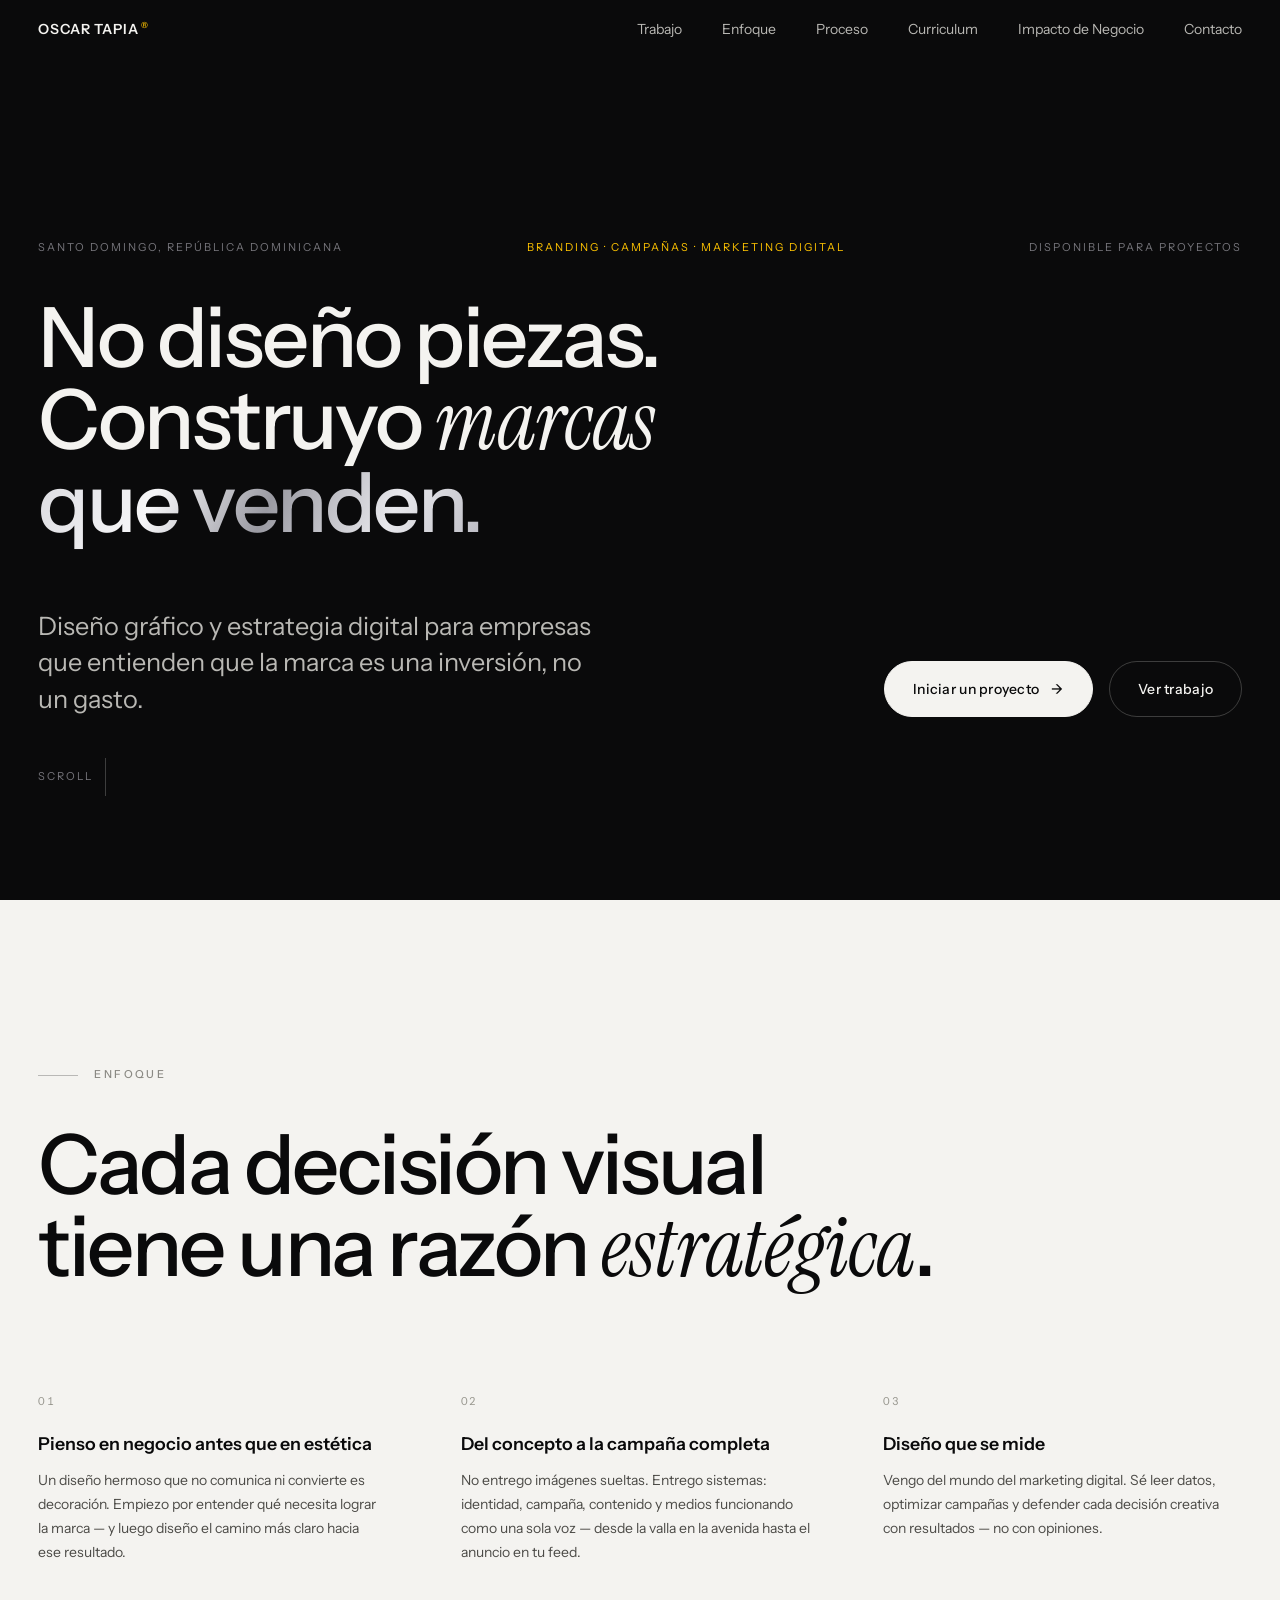
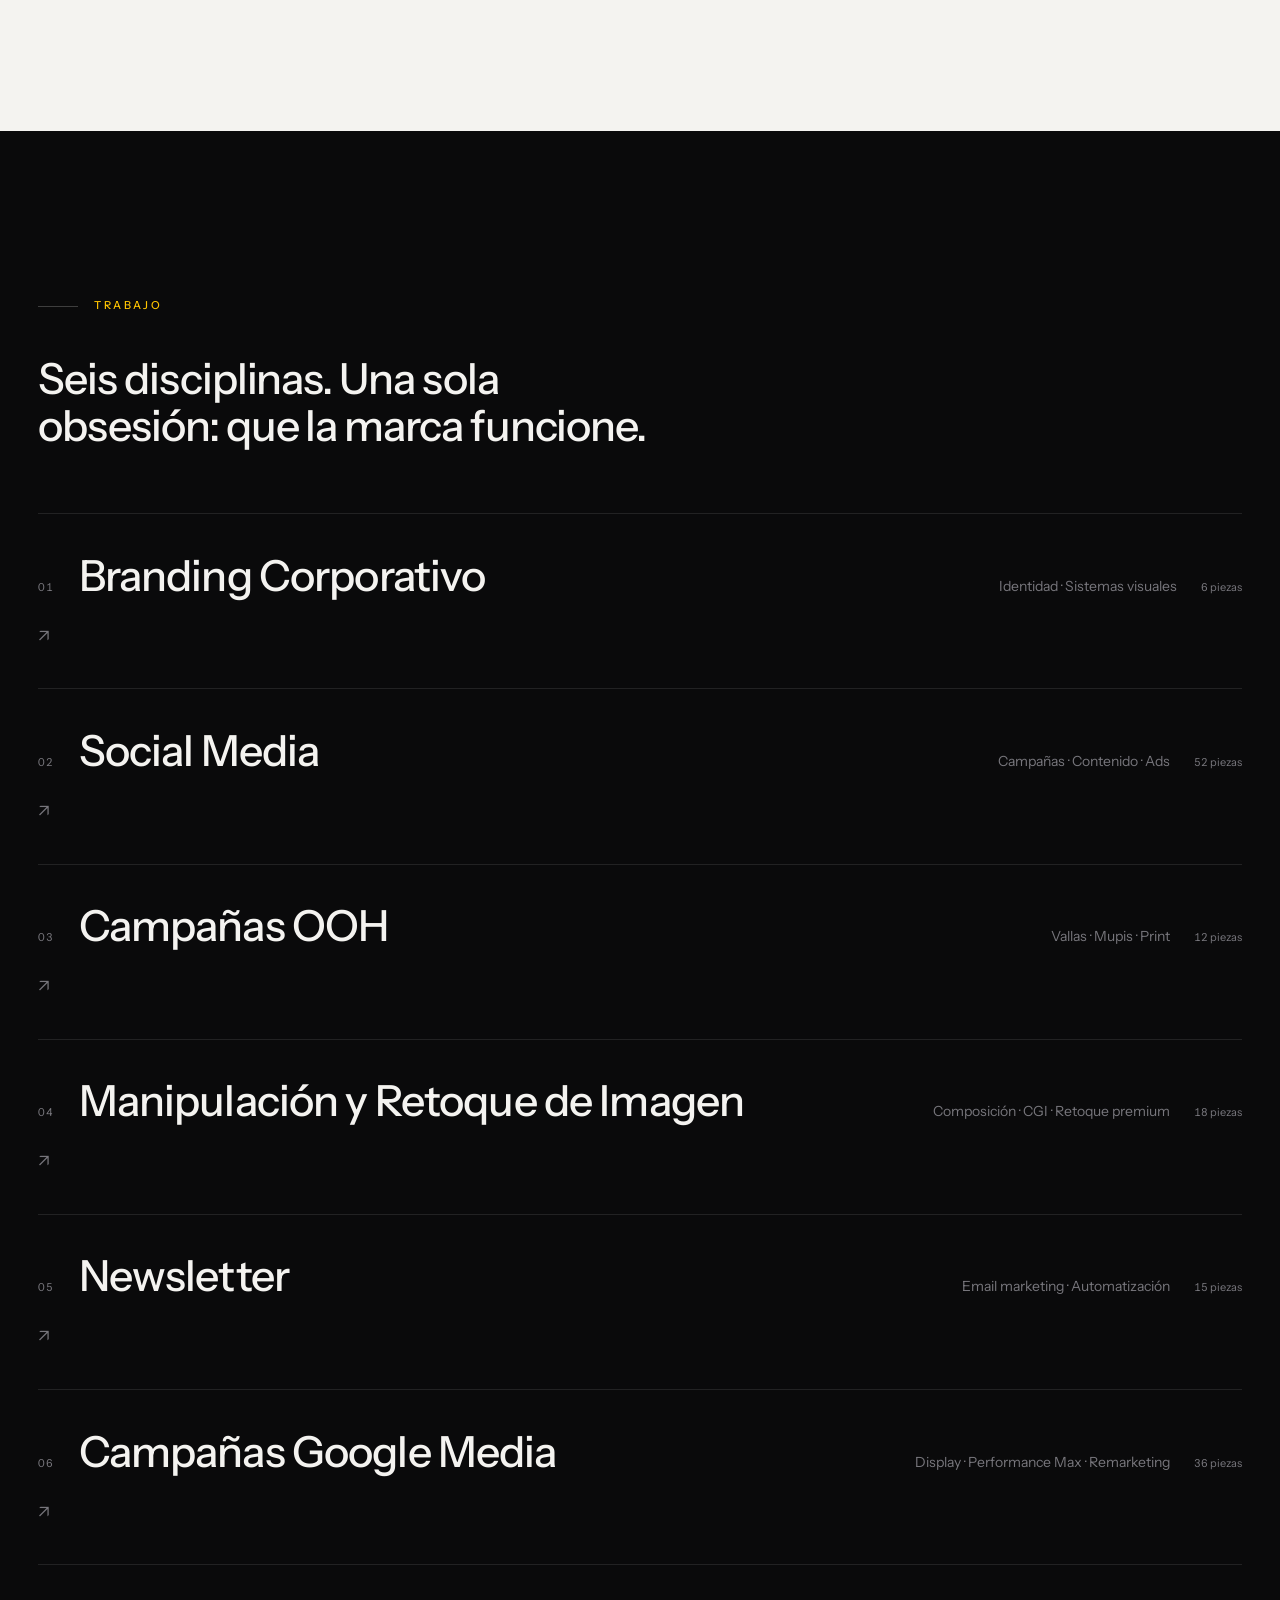
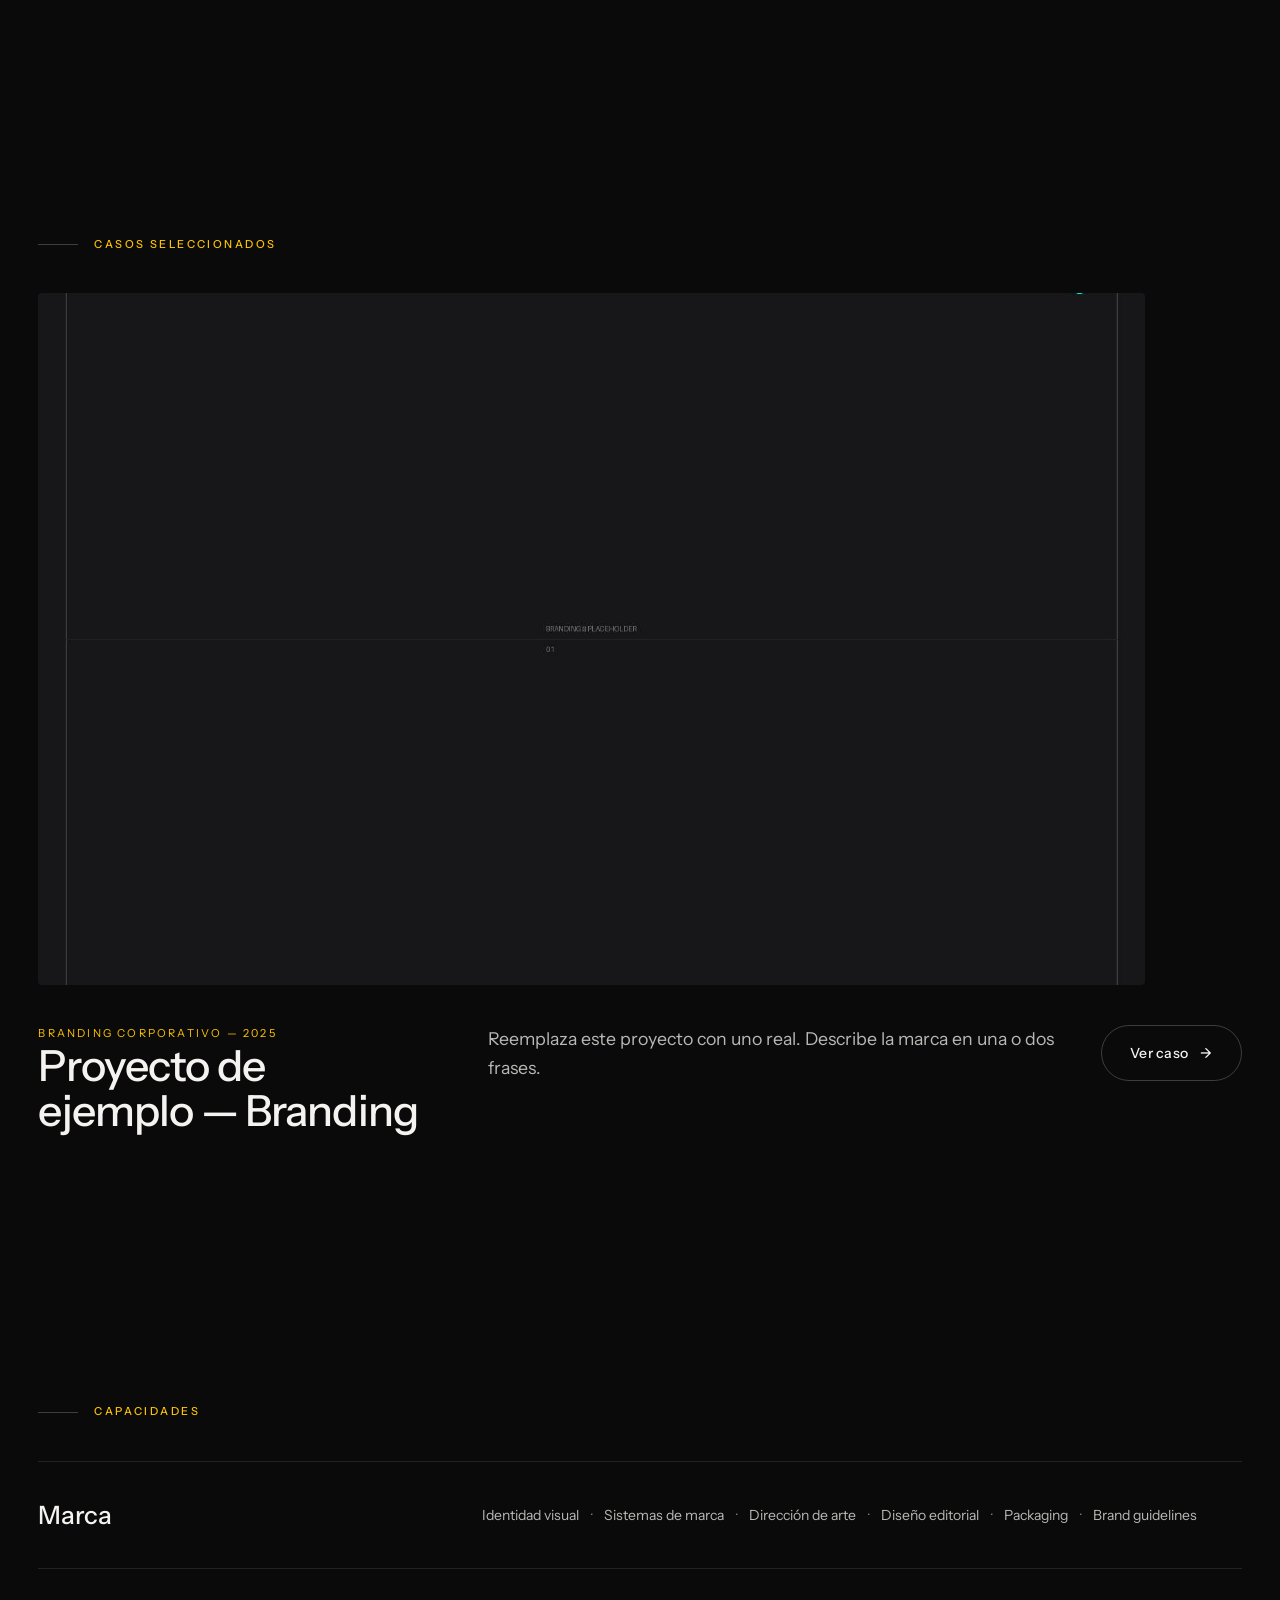
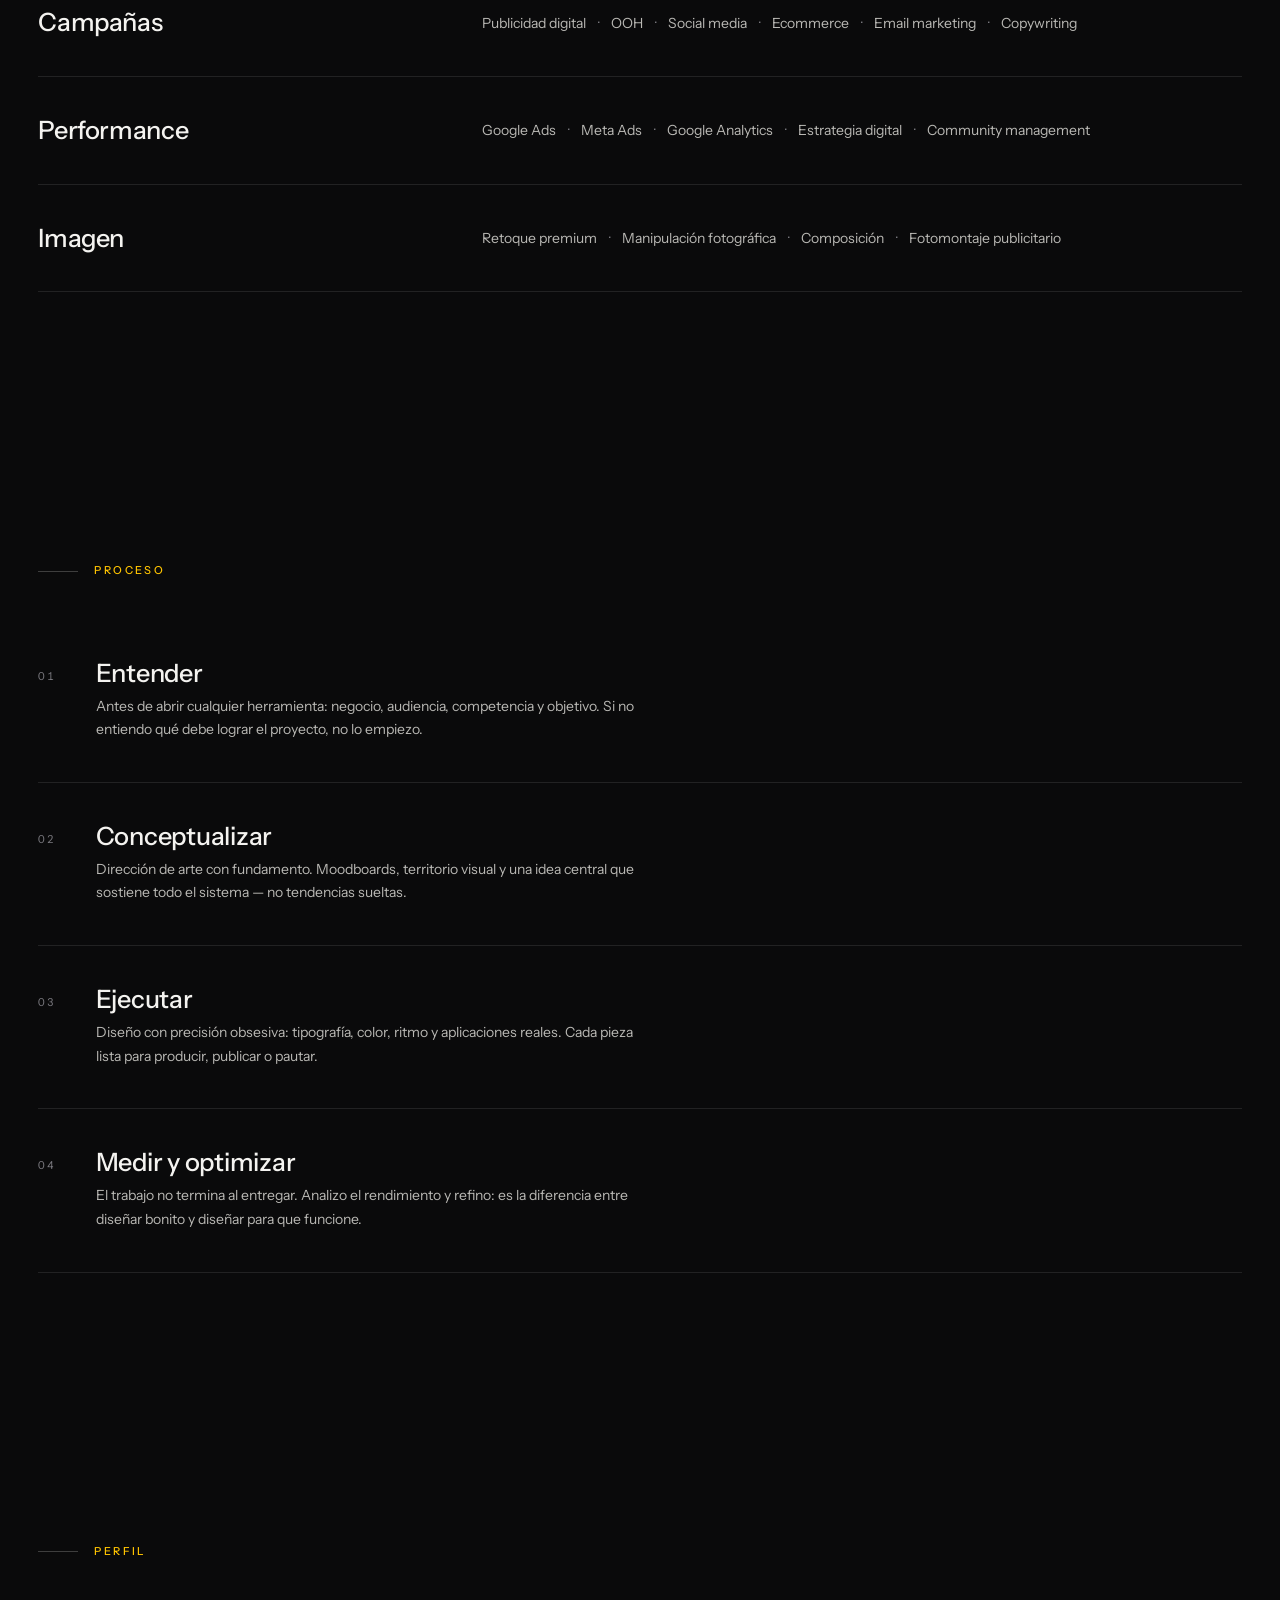
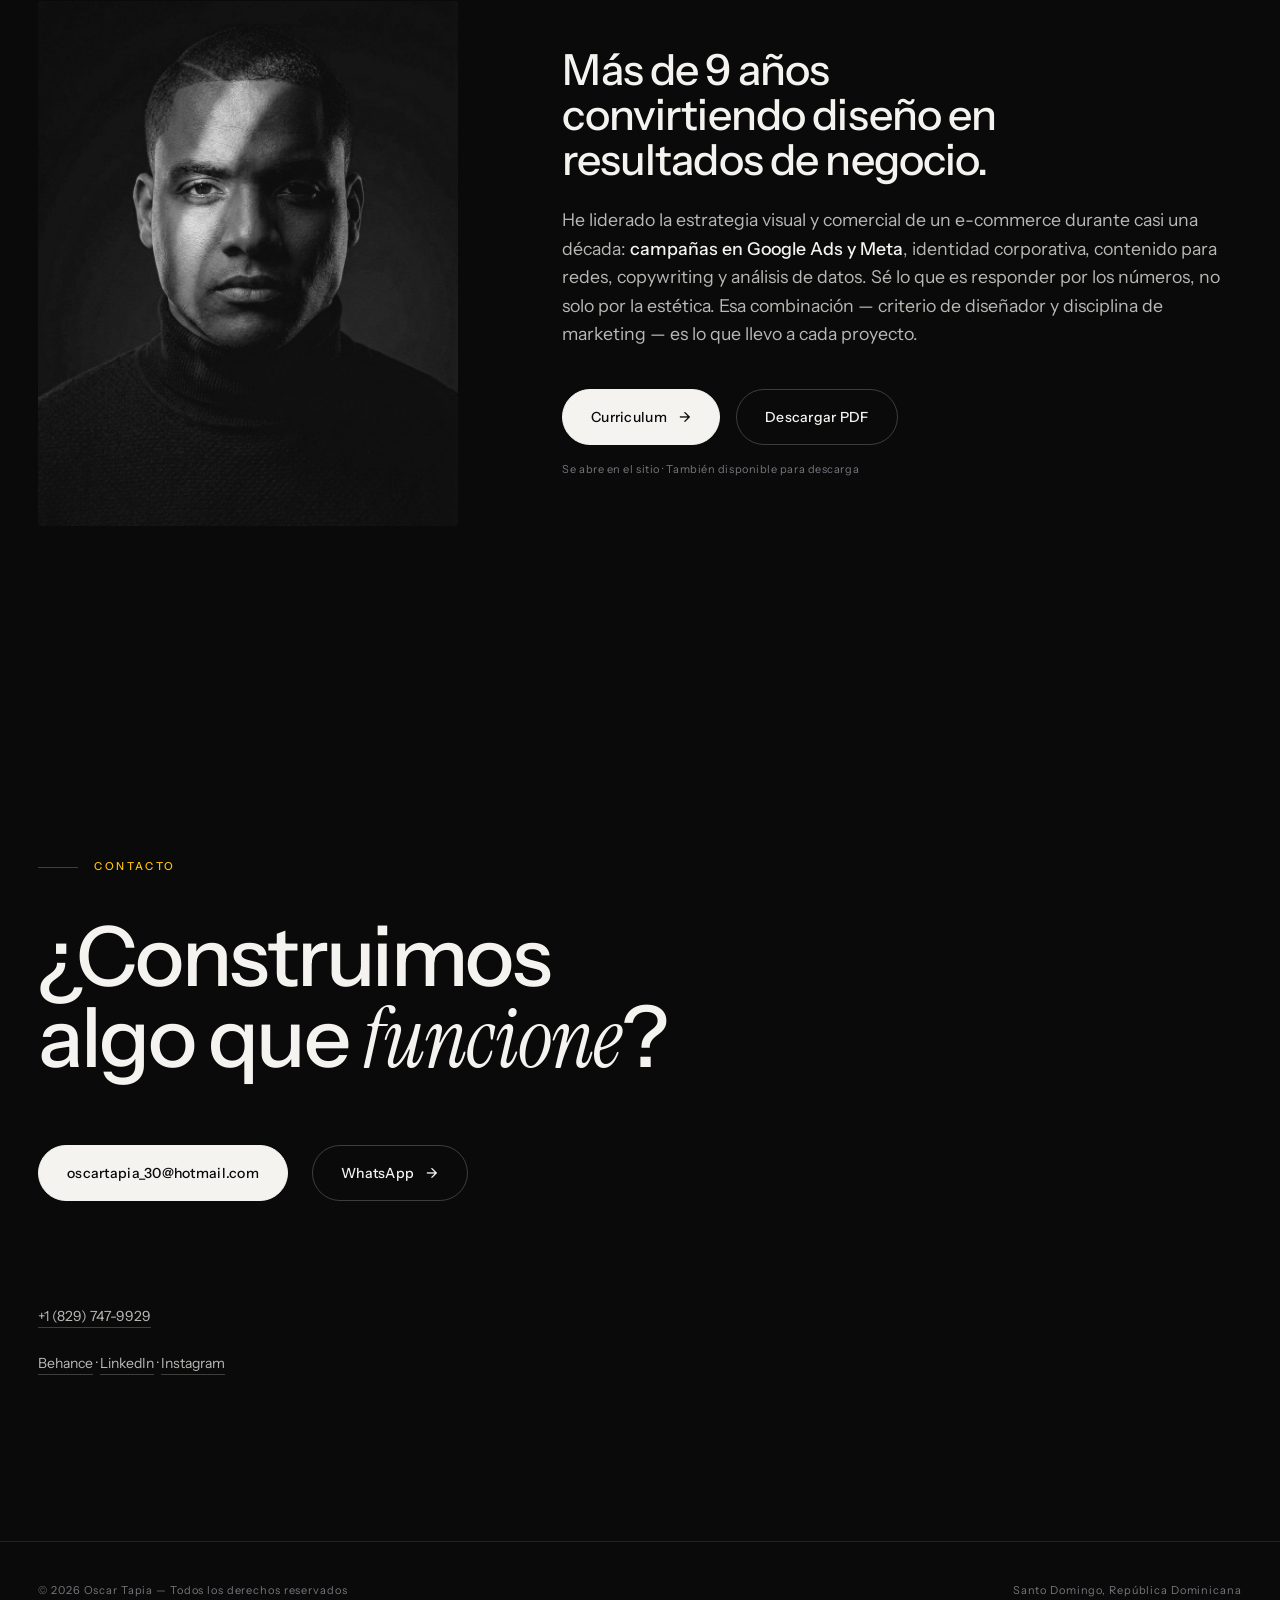
<file: index.html>
<!DOCTYPE html>
<html lang="es">
<head>
  <meta charset="UTF-8">
  <meta name="viewport" content="width=device-width, initial-scale=1.0">
  <title>Oscar Tapia — Diseñador Gráfico Senior & Marketing Digital</title>
  <meta name="description" content="Diseño estratégico para marcas que quieren crecer. Branding, campañas digitales, social media, Google Ads y dirección de arte desde Santo Domingo para el mundo.">
  <meta property="og:title" content="Oscar Tapia — Diseño estratégico de marca">
  <meta property="og:description" content="No diseño piezas. Construyo marcas que venden.">
  <meta property="og:type" content="website">

  <link rel="preconnect" href="https://fonts.googleapis.com">
  <link rel="preconnect" href="https://fonts.gstatic.com" crossorigin>
  <link href="https://fonts.googleapis.com/css2?family=Instrument+Sans:wght@400;500;600&family=Instrument+Serif:ital@1&display=swap" rel="stylesheet">
  <link rel="stylesheet" href="css/main.css">
  <script>document.documentElement.classList.add("js");</script>
</head>
<body data-page="home">

  <!-- ===== NAV ===== -->
  <nav class="nav">
    <div class="container nav__inner">
      <a class="nav__logo" href="index.html">OSCAR TAPIA<sup>®</sup></a>
      <div class="nav__links">
        <a class="nav__link nav__link--hide-sm" href="#trabajo">Trabajo</a>
        <a class="nav__link nav__link--hide-sm" href="#enfoque">Enfoque</a>
        <a class="nav__link nav__link--hide-sm" href="#proceso">Proceso</a>
        <a class="nav__link nav__link--hide-sm" href="#perfil">Curriculum</a>
        <a class="nav__link nav__link--hide-sm" href="impacto.html">Impacto de Negocio</a>
        <a class="nav__link" href="#contacto">Contacto</a>
      </div>
    </div>
  </nav>

  <!-- ===== HERO ===== -->
  <header class="hero container">
    <div class="hero__meta">
      <span data-pd="location">Santo Domingo, RD</span>
      <span class="accent-text">Branding · Campañas · Marketing digital</span>
      <span data-pd="availability">Disponible para proyectos</span>
    </div>
    <h1 class="display">
      No diseño piezas.<br>
      Construyo <em>marcas</em><br>
      <span class="metal-text">que venden.</span>
    </h1>
    <div class="hero__bottom">
      <p class="lead">Diseño gráfico y estrategia digital para empresas que entienden que la marca es una inversión, no un gasto.</p>
      <div style="display:flex; gap:1rem; flex-wrap:wrap;">
        <a class="btn btn--solid" href="#contacto">Iniciar un proyecto <span class="arrow">→</span></a>
        <a class="btn" href="#trabajo">Ver trabajo</a>
      </div>
    </div>
    <div class="hero__bottom" style="margin-top:2.5rem">
      <span class="hero__scroll">Scroll</span>
    </div>
  </header>

  <!-- ===== MANIFIESTO / ENFOQUE ===== -->
  <section class="manifesto section" id="enfoque">
    <div class="container">
      <p class="kicker reveal">Enfoque</p>
      <h2 class="display reveal">Cada decisión visual tiene una razón <em>estratégica</em>.</h2>
      <div class="manifesto__grid">
        <div class="manifesto__item reveal">
          <span class="idx">01</span>
          <h3>Pienso en negocio antes que en estética</h3>
          <p>Un diseño hermoso que no comunica ni convierte es decoración. Empiezo por entender qué necesita lograr la marca — y luego diseño el camino más claro hacia ese resultado.</p>
        </div>
        <div class="manifesto__item reveal">
          <span class="idx">02</span>
          <h3>Del concepto a la campaña completa</h3>
          <p>No entrego imágenes sueltas. Entrego sistemas: identidad, campaña, contenido y medios funcionando como una sola voz — desde la valla en la avenida hasta el anuncio en tu feed.</p>
        </div>
        <div class="manifesto__item reveal">
          <span class="idx">03</span>
          <h3>Diseño que se mide</h3>
          <p>Vengo del mundo del marketing digital. Sé leer datos, optimizar campañas y defender cada decisión creativa con resultados — no con opiniones.</p>
        </div>
      </div>
    </div>
  </section>

  <!-- ===== INDEX DE TRABAJO ===== -->
  <section class="section" id="trabajo">
    <div class="container">
      <p class="kicker reveal">Trabajo</p>
      <h2 class="h-xl reveal" style="margin-bottom:var(--space-5); max-width:24ch;">Seis disciplinas. Una sola obsesión: que la marca funcione.</h2>
      <div class="work-index" id="work-index">
        <!-- Render desde data/projects.json -->
      </div>
    </div>
  </section>

  <!-- ===== DESTACADOS ===== -->
  <section class="section--tight section">
    <div class="container">
      <p class="kicker reveal">Casos seleccionados</p>
      <div class="featured" id="featured">
        <!-- Render desde data/projects.json (featured: true) -->
      </div>
    </div>
  </section>

  <!-- ===== CAPACIDADES ===== -->
  <section class="section">
    <div class="container">
      <p class="kicker reveal">Capacidades</p>
      <div class="caps">
        <div class="caps__row reveal">
          <h3 class="caps__area">Marca</h3>
          <div class="caps__list"><span>Identidad visual</span><span>Sistemas de marca</span><span>Dirección de arte</span><span>Diseño editorial</span><span>Packaging</span><span>Brand guidelines</span></div>
        </div>
        <div class="caps__row reveal">
          <h3 class="caps__area">Campañas</h3>
          <div class="caps__list"><span>Publicidad digital</span><span>OOH</span><span>Social media</span><span>Ecommerce</span><span>Email marketing</span><span>Copywriting</span></div>
        </div>
        <div class="caps__row reveal">
          <h3 class="caps__area">Performance</h3>
          <div class="caps__list"><span>Google Ads</span><span>Meta Ads</span><span>Google Analytics</span><span>Estrategia digital</span><span>Community management</span></div>
        </div>
        <div class="caps__row reveal">
          <h3 class="caps__area">Imagen</h3>
          <div class="caps__list"><span>Retoque premium</span><span>Manipulación fotográfica</span><span>Composición</span><span>Fotomontaje publicitario</span></div>
        </div>
      </div>
    </div>
  </section>

  <!-- ===== PROCESO ===== -->
  <section class="section--tight section" id="proceso">
    <div class="container">
      <p class="kicker reveal">Proceso</p>
      <div class="process">
        <div class="process__step reveal">
          <div>
            <h3>Entender</h3>
            <p>Antes de abrir cualquier herramienta: negocio, audiencia, competencia y objetivo. Si no entiendo qué debe lograr el proyecto, no lo empiezo.</p>
          </div>
        </div>
        <div class="process__step reveal">
          <div>
            <h3>Conceptualizar</h3>
            <p>Dirección de arte con fundamento. Moodboards, territorio visual y una idea central que sostiene todo el sistema — no tendencias sueltas.</p>
          </div>
        </div>
        <div class="process__step reveal">
          <div>
            <h3>Ejecutar</h3>
            <p>Diseño con precisión obsesiva: tipografía, color, ritmo y aplicaciones reales. Cada pieza lista para producir, publicar o pautar.</p>
          </div>
        </div>
        <div class="process__step reveal">
          <div>
            <h3>Medir y optimizar</h3>
            <p>El trabajo no termina al entregar. Analizo el rendimiento y refino: es la diferencia entre diseñar bonito y diseñar para que funcione.</p>
          </div>
        </div>
      </div>
    </div>
  </section>

  <!-- ===== PERFIL / CURRICULUM ===== -->
  <section class="section" id="perfil">
    <div class="container">
      <p class="kicker reveal">Perfil</p>
      <div class="profile__grid">
        <div class="profile__photo reveal" data-pd-photo-wrap>
          <img data-pd="about-photo" alt="Oscar Tapia — retrato" loading="lazy">
        </div>
        <div class="profile__body reveal">
          <h2>Más de 9 años convirtiendo diseño en resultados de negocio.</h2>
          <p class="prose">He liderado la estrategia visual y comercial de un e-commerce durante casi una década: <strong>campañas en Google Ads y Meta</strong>, identidad corporativa, contenido para redes, copywriting y análisis de datos. Sé lo que es responder por los números, no solo por la estética. Esa combinación — criterio de diseñador y disciplina de marketing — es lo que llevo a cada proyecto.</p>
          <div class="profile__cta">
            <a class="btn btn--solid" data-pd="cv-view" href="#" target="_blank" rel="noopener">Curriculum <span class="arrow">→</span></a>
            <a class="btn" data-pd="cv-download" href="#">Descargar PDF</a>
          </div>
          <p class="profile__note">Se abre en el sitio · También disponible para descarga</p>
        </div>
      </div>
    </div>
  </section>

  <!-- ===== CTA / CONTACTO ===== -->
  <section class="section cta" id="contacto">
    <div class="container">
      <p class="kicker reveal">Contacto</p>
      <h2 class="display reveal">¿Construimos algo que <em>funcione</em>?</h2>
      <div class="cta__row reveal">
        <a class="btn btn--solid" data-pd="email" href="#">correo</a>
        <a class="btn" data-pd="whatsapp" href="#">WhatsApp <span class="arrow">→</span></a>
      </div>
      <div class="cta__contact reveal">
        <span><a data-pd="phone" href="#">teléfono</a></span>
        <span>
          <a data-pd="behance" href="#" target="_blank" rel="noopener">Behance</a> ·
          <a data-pd="linkedin" href="#" target="_blank" rel="noopener">LinkedIn</a> ·
          <a data-pd="instagram" href="#" target="_blank" rel="noopener">Instagram</a>
        </span>
      </div>
    </div>
  </section>

  <!-- ===== FOOTER ===== -->
  <footer class="container footer">
    <span>© <span id="year">2026</span> <span data-pd="name">Oscar Tapia</span> — Todos los derechos reservados</span>
    <span data-pd="location">Santo Domingo, República Dominicana</span>
  </footer>

  <script src="js/config.js"></script>
  <script src="js/lightbox.js"></script>
  <script src="js/main.js"></script>
  <script>document.getElementById("year").textContent = new Date().getFullYear();</script>
</body>
</html>
</file>
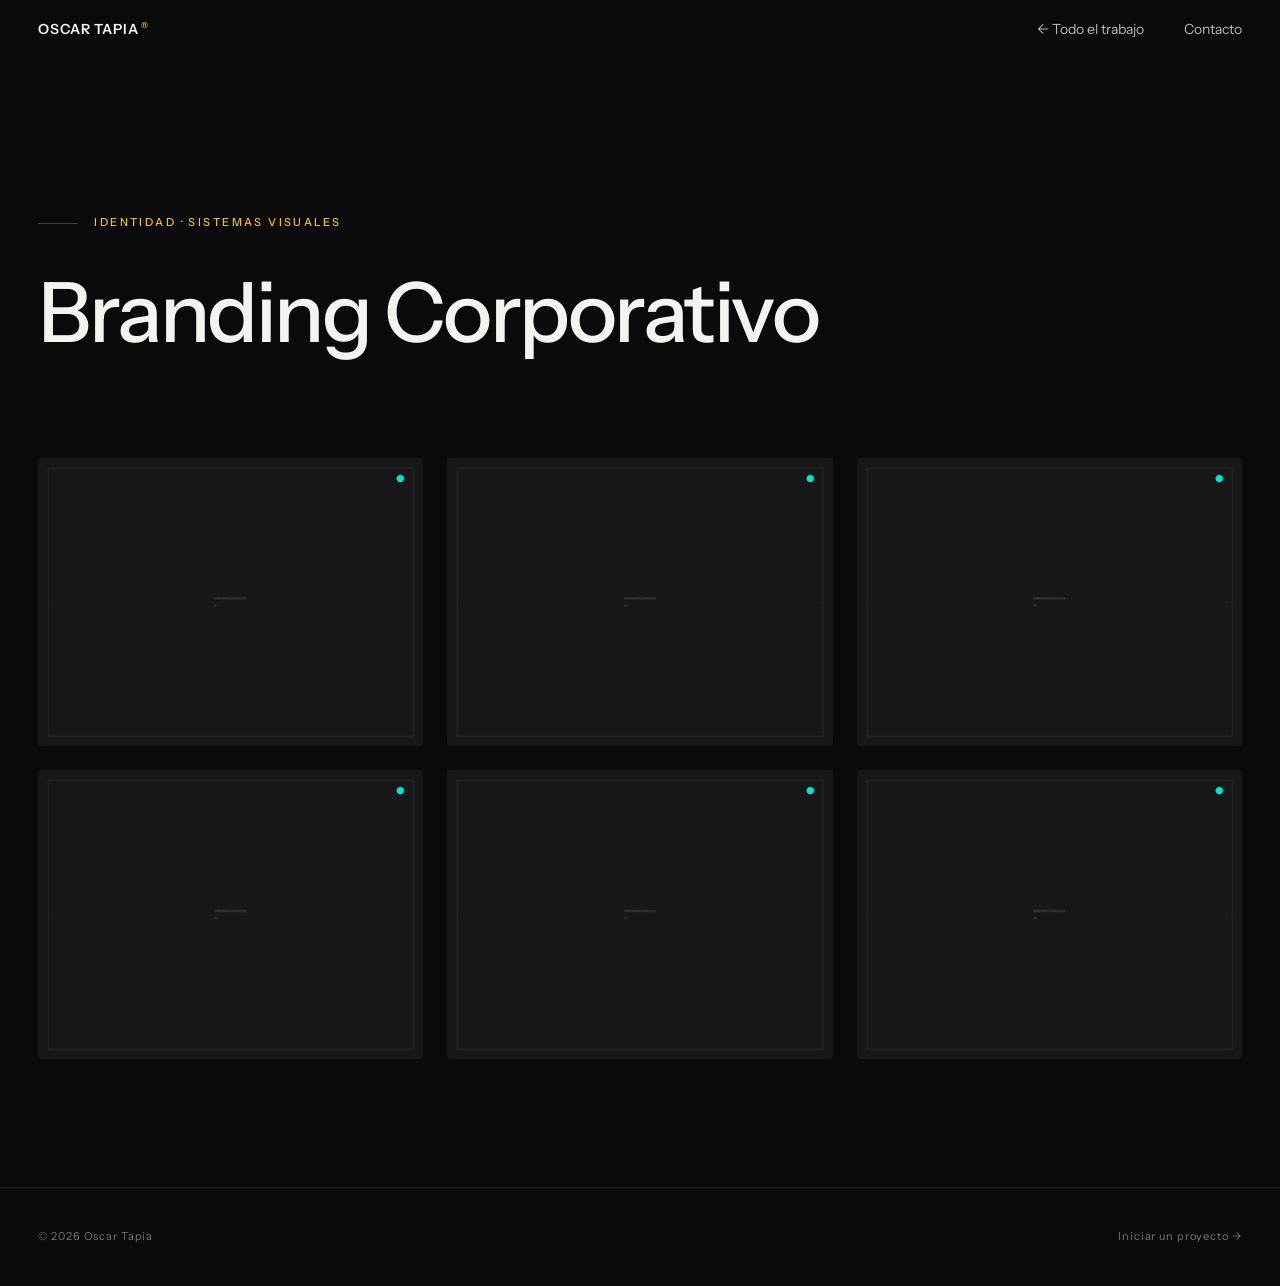
<file: categoria.html>
<!DOCTYPE html>
<html lang="es">
<head>
  <meta charset="UTF-8">
  <meta name="viewport" content="width=device-width, initial-scale=1.0">
  <title>Trabajo — Oscar Tapia</title>
  <meta name="description" content="Portafolio de Oscar Tapia — proyectos por categoría.">
  <link rel="preconnect" href="https://fonts.googleapis.com">
  <link rel="preconnect" href="https://fonts.gstatic.com" crossorigin>
  <link href="https://fonts.googleapis.com/css2?family=Instrument+Sans:wght@400;500;600&family=Instrument+Serif:ital@1&display=swap" rel="stylesheet">
  <link rel="stylesheet" href="css/main.css">
  <script>document.documentElement.classList.add("js");</script>
</head>
<body data-page="categoria">

  <nav class="nav">
    <div class="container nav__inner">
      <a class="nav__logo" href="index.html">OSCAR TAPIA<sup>®</sup></a>
      <div class="nav__links">
        <a class="nav__link" href="index.html#trabajo">← Todo el trabajo</a>
        <a class="nav__link" href="index.html#contacto">Contacto</a>
      </div>
    </div>
  </nav>

  <header class="project-hero container">
    <p class="kicker" id="cat-tag">Categoría</p>
    <h1 class="display" id="cat-title">Trabajo</h1>
  </header>

  <main class="container section--tight section">
    <div class="gallery" id="gallery">
      <!-- Render desde data/projects.json -->
    </div>
  </main>

  <footer class="container footer">
    <span>© <span id="year">2026</span> <span data-pd="name">Oscar Tapia</span></span>
    <a href="index.html#contacto">Iniciar un proyecto →</a>
  </footer>

  <script src="js/config.js"></script>
  <script src="js/lightbox.js"></script>
  <script src="js/main.js"></script>
  <script>document.getElementById("year").textContent = new Date().getFullYear();</script>
</body>
</html>
</file>
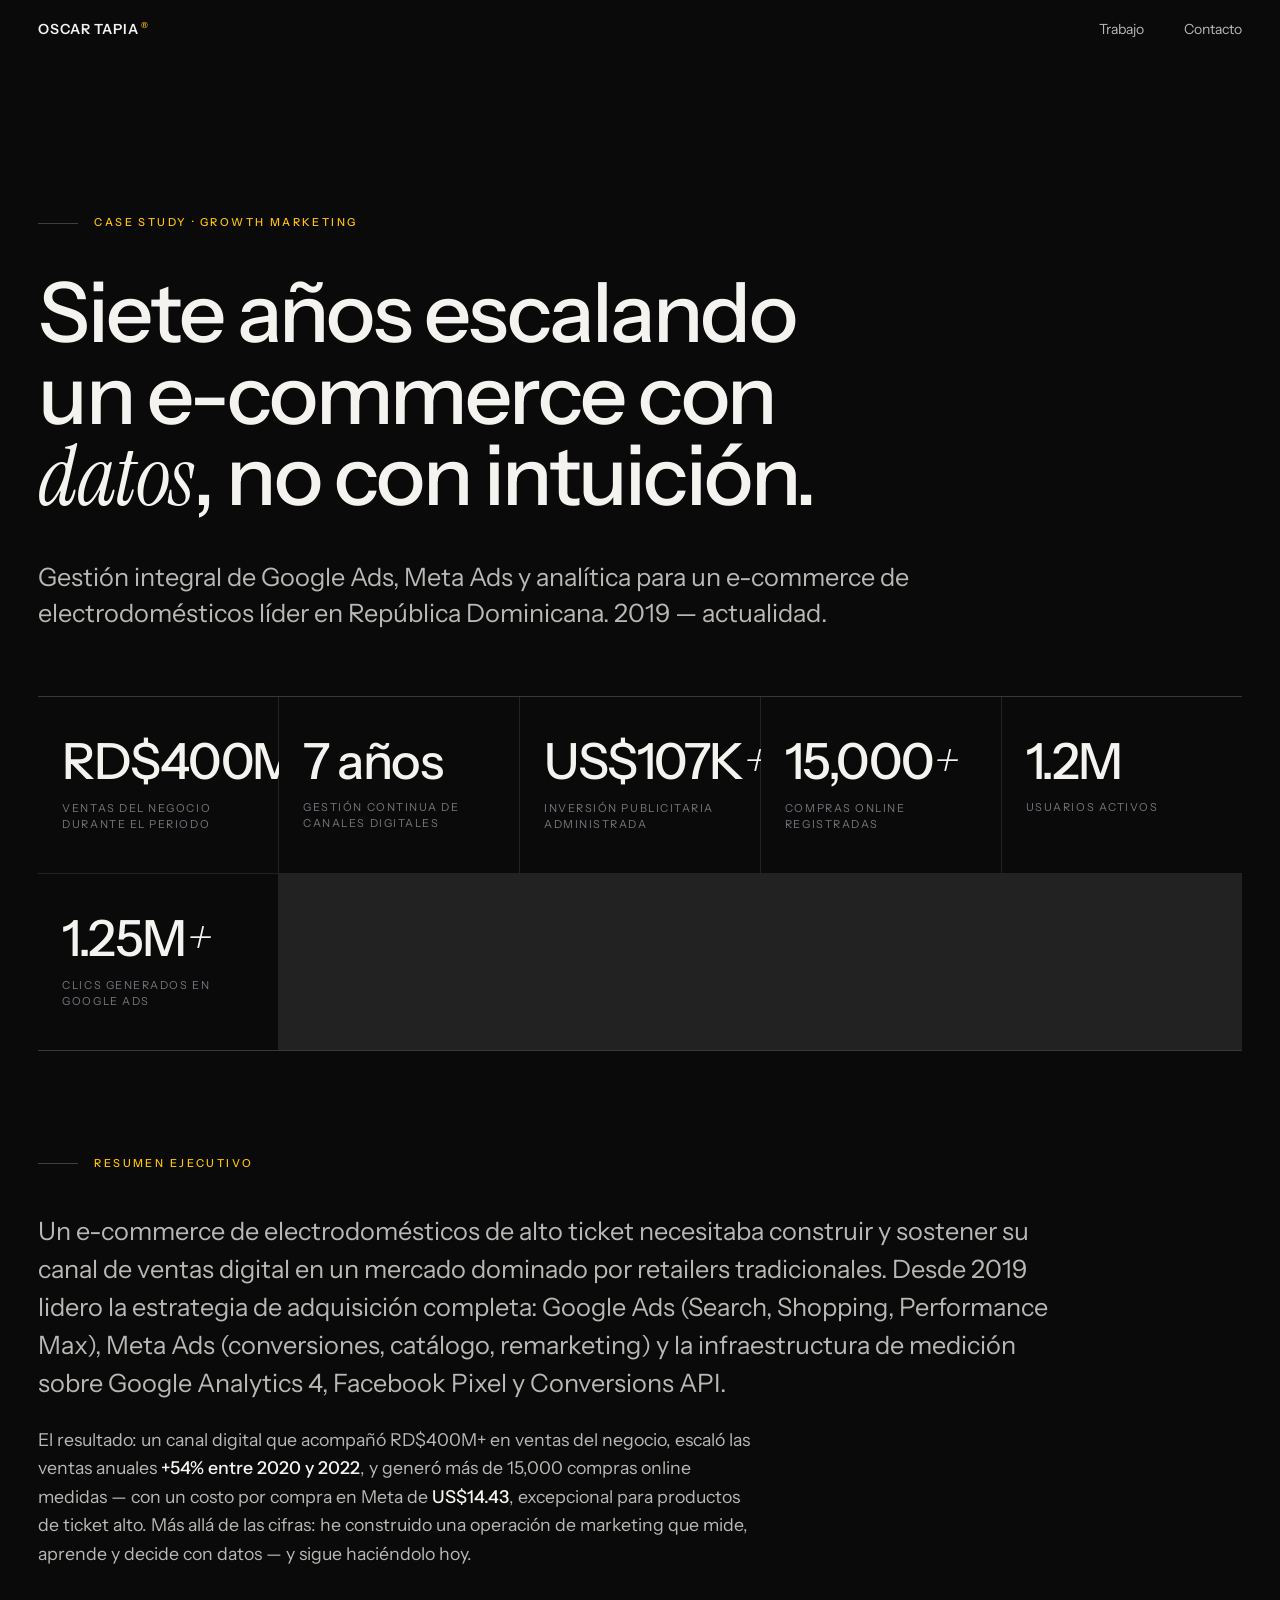
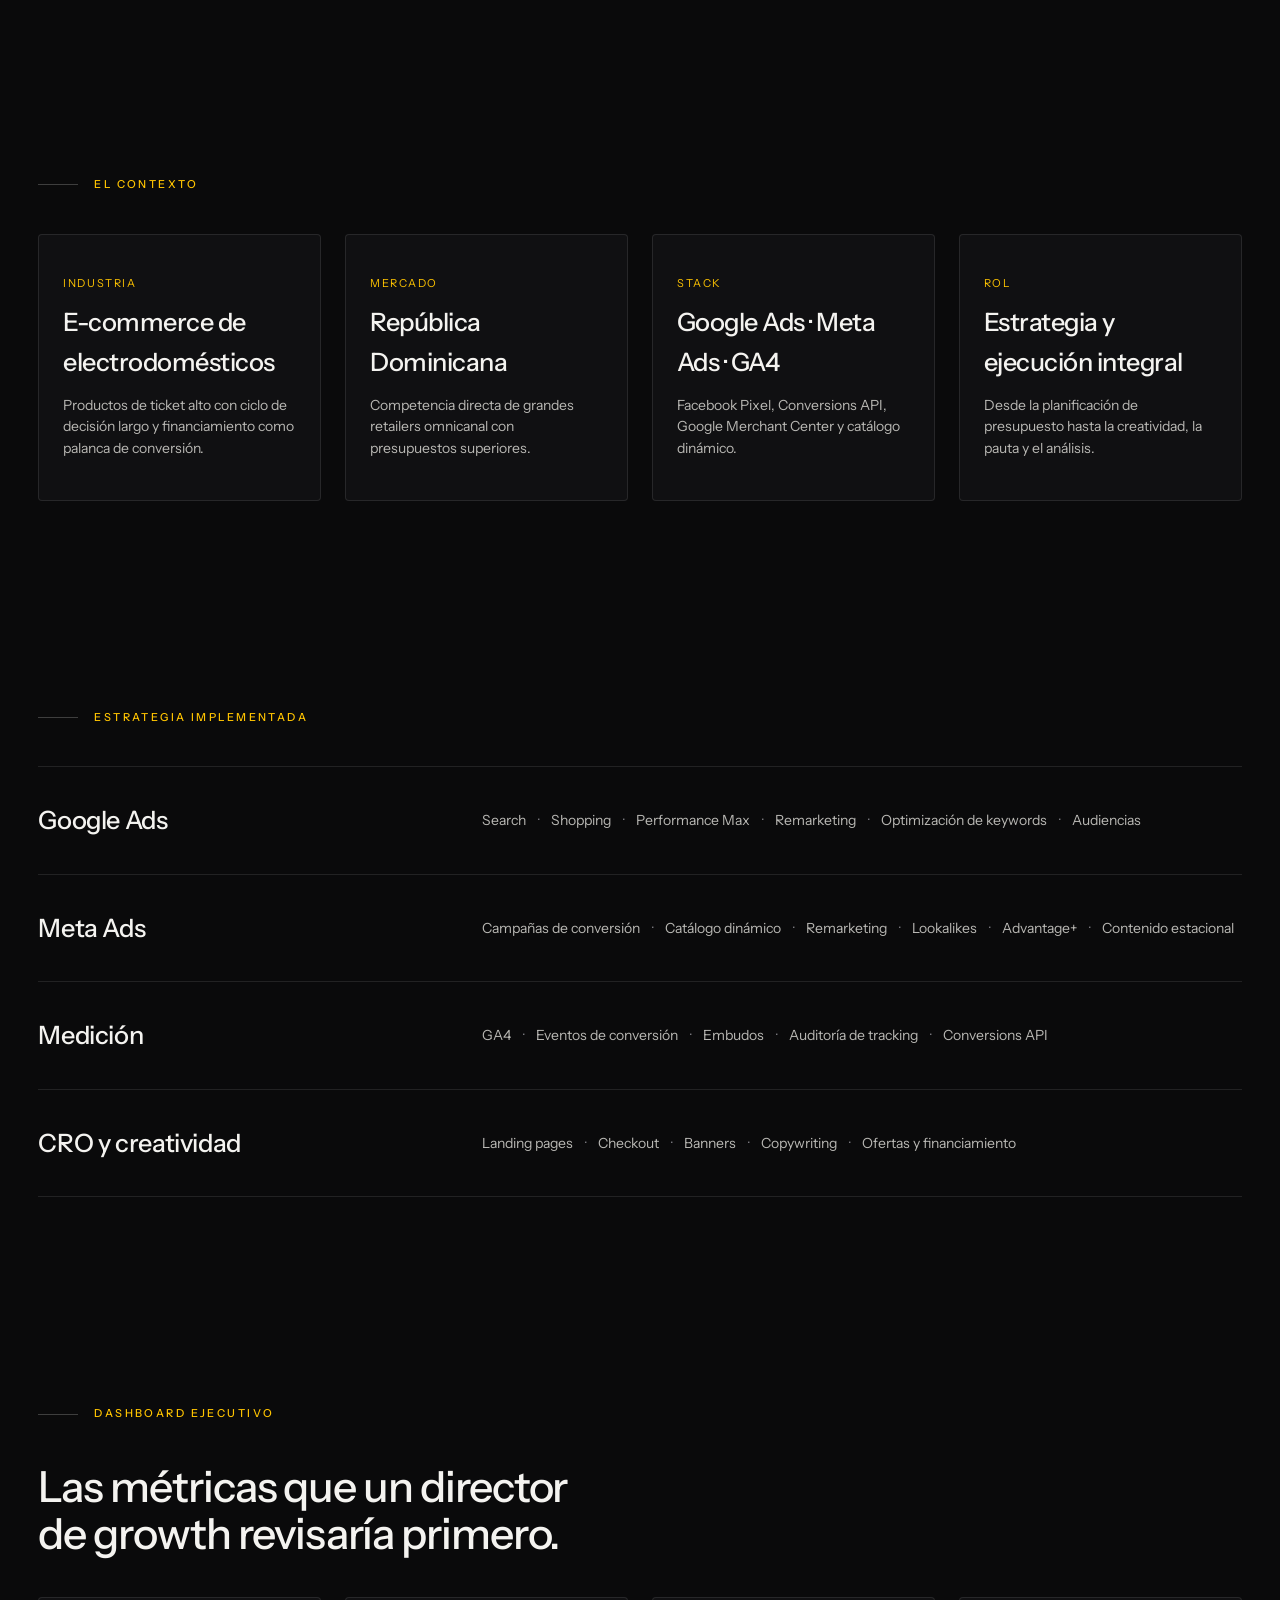
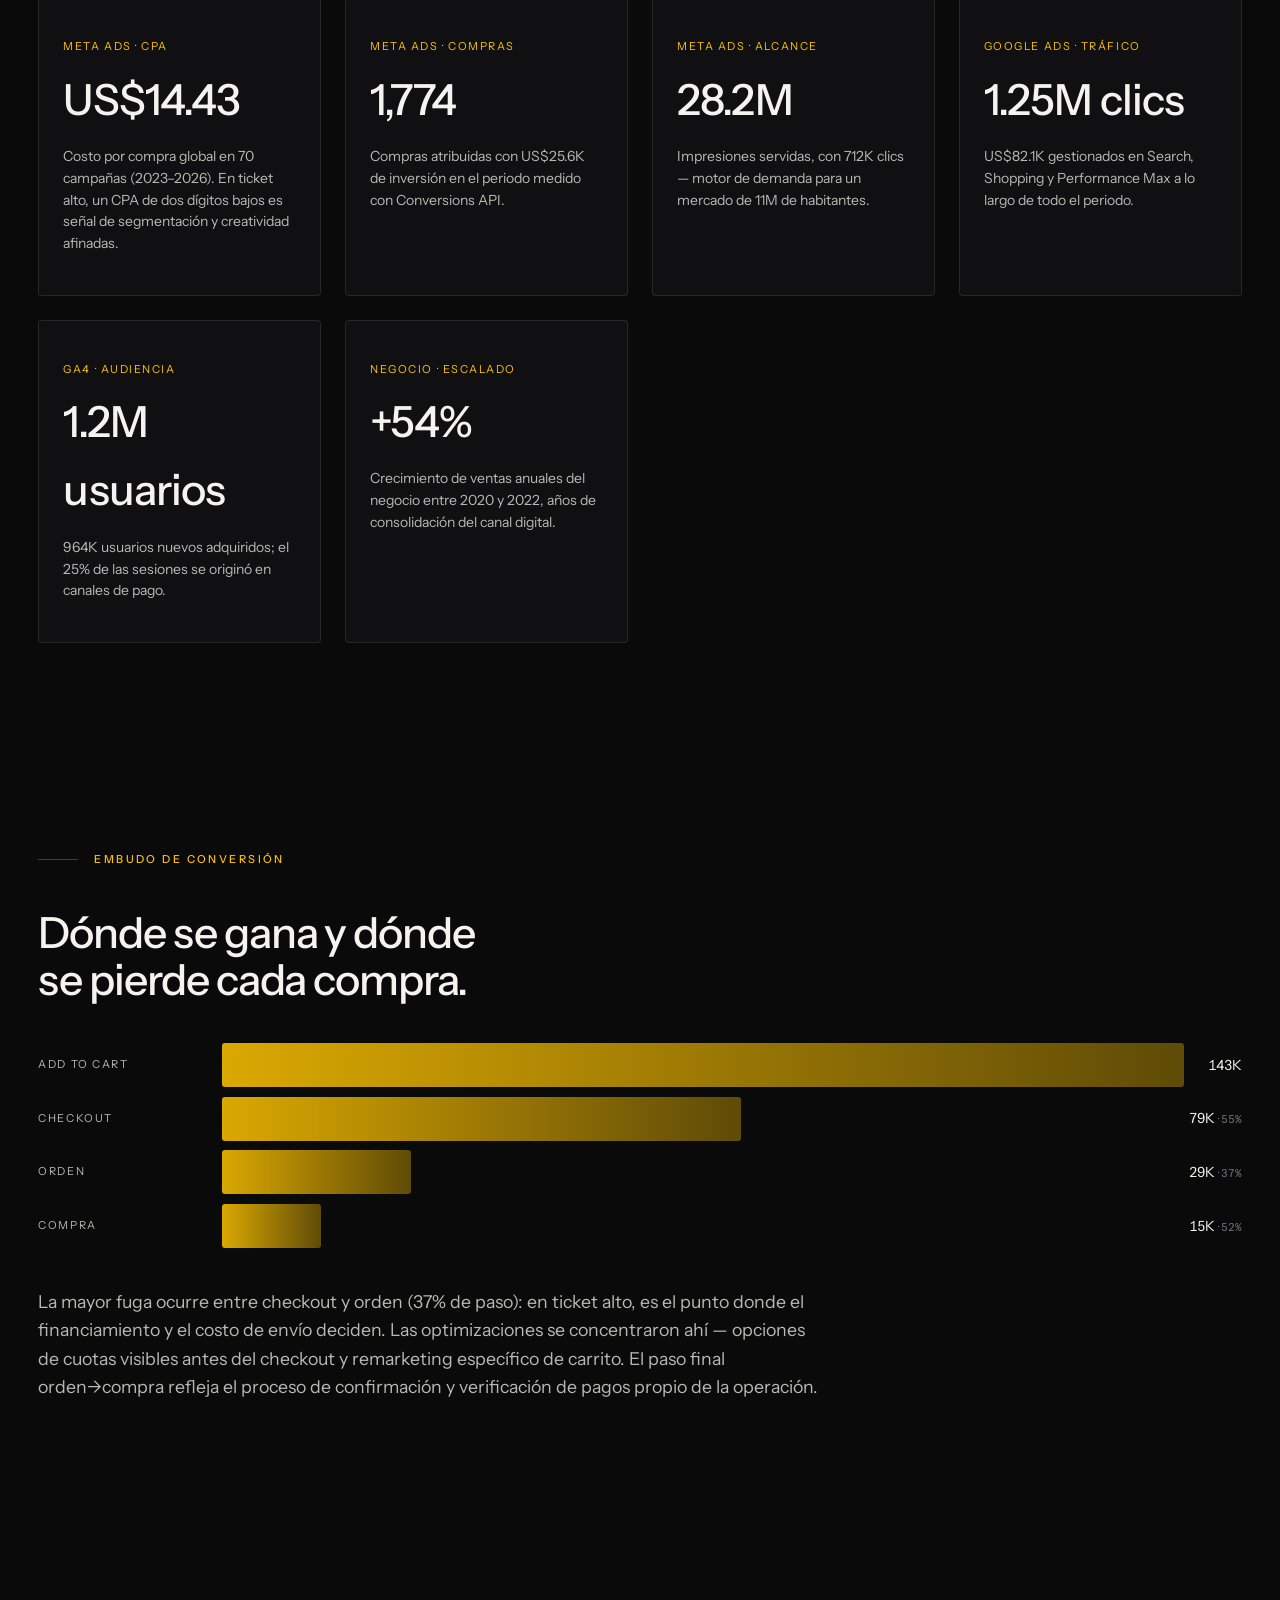
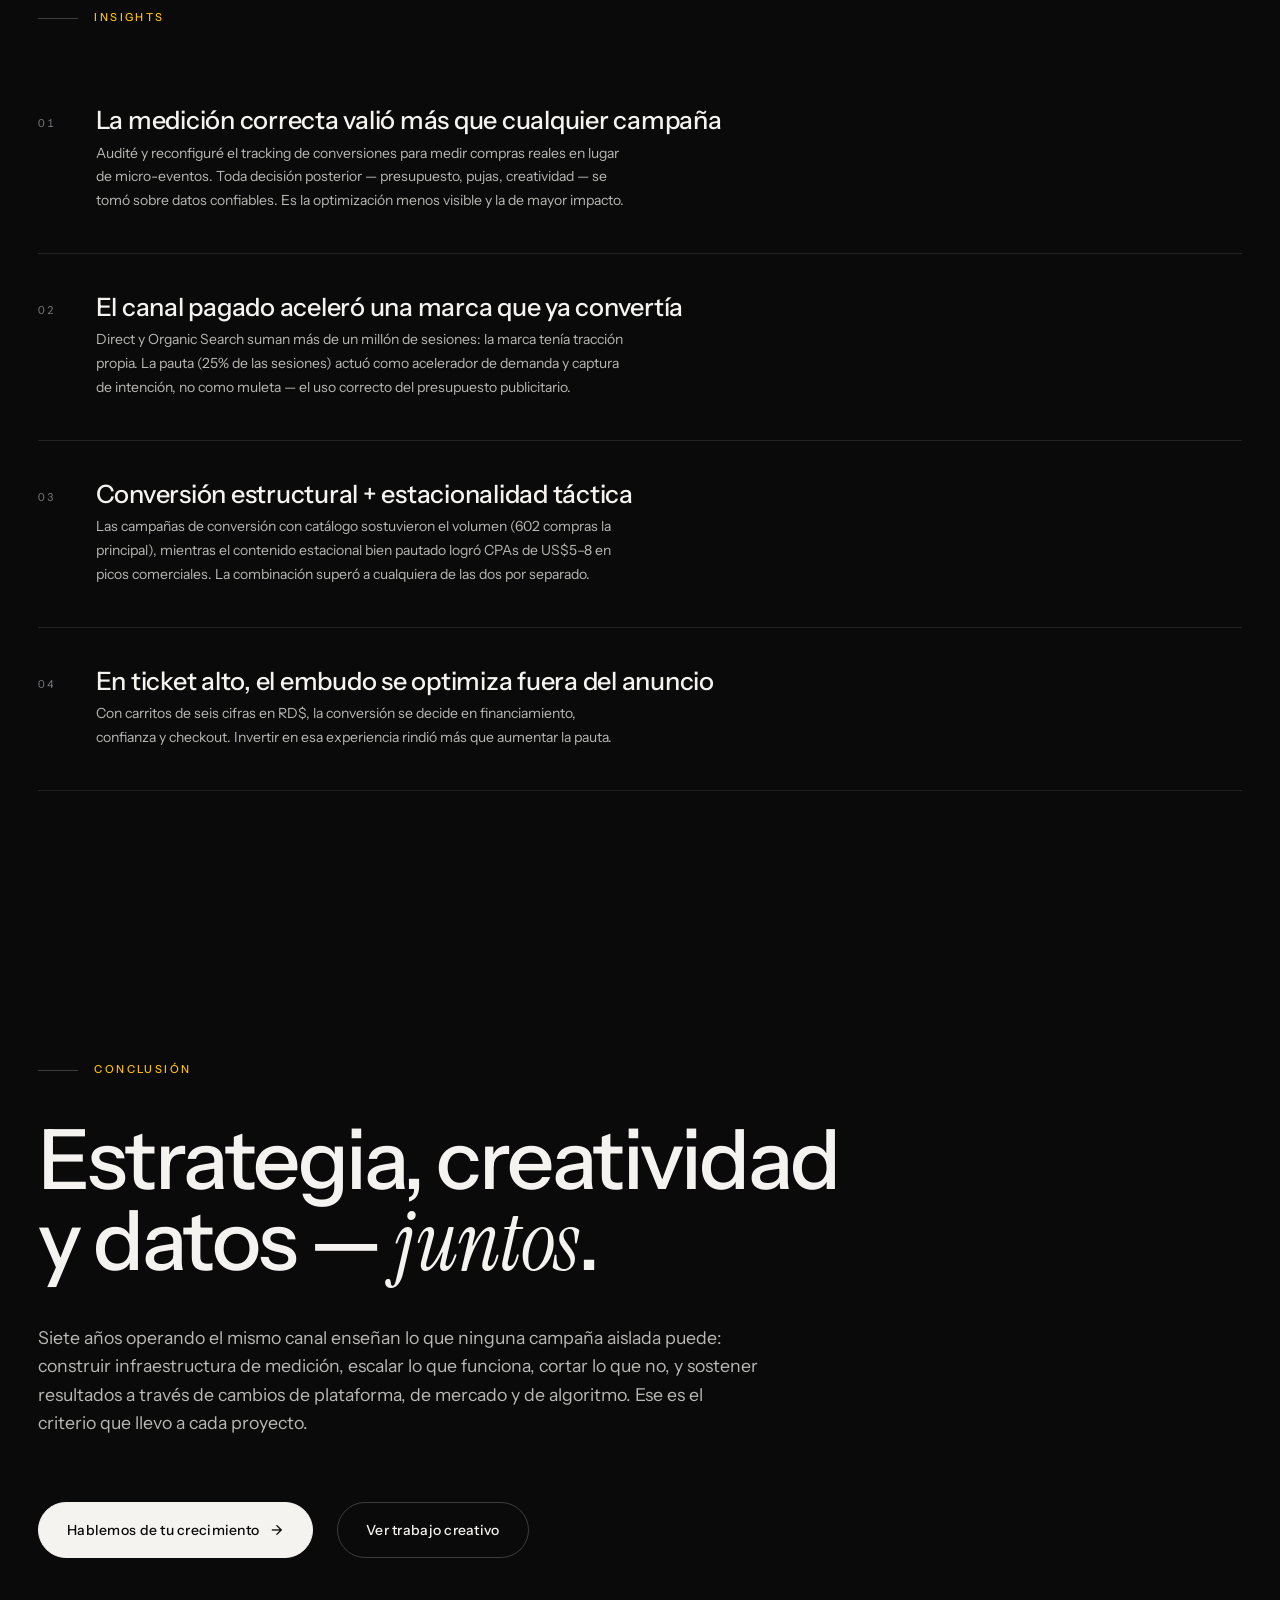
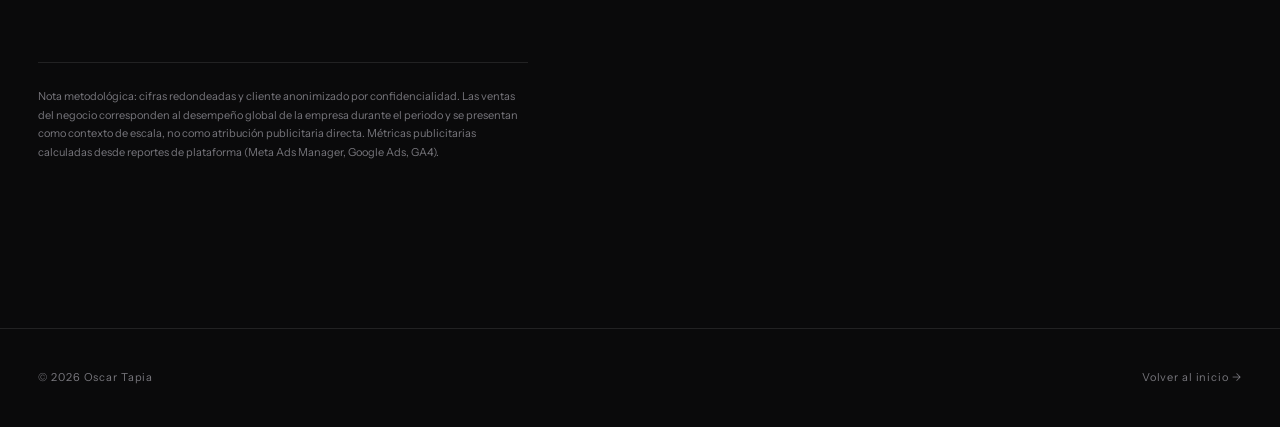
<file: impacto.html>
<!DOCTYPE html>
<html lang="es">
<head>
  <meta charset="UTF-8">
  <meta name="viewport" content="width=device-width, initial-scale=1.0">
  <title>Impacto de Negocio — Oscar Tapia</title>
  <meta name="description" content="Case study: 7 años escalando un e-commerce de electrodomésticos en República Dominicana mediante Google Ads, Meta Ads y analítica.">
  <link rel="preconnect" href="https://fonts.googleapis.com">
  <link rel="preconnect" href="https://fonts.gstatic.com" crossorigin>
  <link href="https://fonts.googleapis.com/css2?family=Instrument+Sans:wght@400;500;600&family=Instrument+Serif:ital@1&display=swap" rel="stylesheet">
  <link rel="stylesheet" href="css/main.css">
  <script>document.documentElement.classList.add("js");</script>
</head>
<body data-page="impacto">

  <nav class="nav">
    <div class="container nav__inner">
      <a class="nav__logo" href="index.html">OSCAR TAPIA<sup>®</sup></a>
      <div class="nav__links">
        <a class="nav__link nav__link--hide-sm" href="index.html#trabajo">Trabajo</a>
        <a class="nav__link" href="index.html#contacto">Contacto</a>
      </div>
    </div>
  </nav>

  <!-- HERO -->
  <header class="project-hero container">
    <p class="kicker reveal">Case Study · Growth Marketing</p>
    <h1 class="display reveal">Siete años escalando un e-commerce con <em>datos</em>, no con intuición.</h1>
    <p class="lead reveal" style="margin-top:var(--space-4); max-width:52ch;">Gestión integral de Google Ads, Meta Ads y analítica para un e-commerce de electrodomésticos líder en República Dominicana. 2019 — actualidad.</p>

    <div class="kpi-grid reveal">
      <div class="kpi"><div class="kpi__value">RD$400M<em>+</em></div><div class="kpi__label">Ventas del negocio durante el periodo</div></div>
      <div class="kpi"><div class="kpi__value">7 años</div><div class="kpi__label">Gestión continua de canales digitales</div></div>
      <div class="kpi"><div class="kpi__value">US$107K<em>+</em></div><div class="kpi__label">Inversión publicitaria administrada</div></div>
      <div class="kpi"><div class="kpi__value">15,000<em>+</em></div><div class="kpi__label">Compras online registradas</div></div>
      <div class="kpi"><div class="kpi__value">1.2M</div><div class="kpi__label">Usuarios activos</div></div>
      <div class="kpi"><div class="kpi__value">1.25M<em>+</em></div><div class="kpi__label">Clics generados en Google Ads</div></div>
    </div>
  </header>

  <!-- RESUMEN EJECUTIVO -->
  <section class="section--tight section">
    <div class="container">
      <p class="kicker reveal">Resumen ejecutivo</p>
      <p class="prose reveal" style="font-size:var(--text-lg); line-height:1.5; max-width:60ch;">Un e-commerce de electrodomésticos de alto ticket necesitaba construir y sostener su canal de ventas digital en un mercado dominado por retailers tradicionales. Desde 2019 lidero la estrategia de adquisición completa: Google Ads (Search, Shopping, Performance Max), Meta Ads (conversiones, catálogo, remarketing) y la infraestructura de medición sobre Google Analytics 4, Facebook Pixel y Conversions API.</p>
      <p class="prose reveal" style="margin-top:var(--space-3); max-width:60ch;">El resultado: un canal digital que acompañó RD$400M+ en ventas del negocio, escaló las ventas anuales <strong>+54% entre 2020 y 2022</strong>, y generó más de 15,000 compras online medidas — con un costo por compra en Meta de <strong>US$14.43</strong>, excepcional para productos de ticket alto. Más allá de las cifras: he construido una operación de marketing que mide, aprende y decide con datos — y sigue haciéndolo hoy.</p>
    </div>
  </section>

  <!-- EL CLIENTE / CONTEXTO -->
  <section class="section--tight section">
    <div class="container">
      <p class="kicker reveal">El contexto</p>
      <div class="metric-cards reveal">
        <div class="metric-card"><div class="metric-card__label">Industria</div><div class="metric-card__value" style="font-size:var(--text-lg)">E-commerce de electrodomésticos</div><p class="metric-card__note">Productos de ticket alto con ciclo de decisión largo y financiamiento como palanca de conversión.</p></div>
        <div class="metric-card"><div class="metric-card__label">Mercado</div><div class="metric-card__value" style="font-size:var(--text-lg)">República Dominicana</div><p class="metric-card__note">Competencia directa de grandes retailers omnicanal con presupuestos superiores.</p></div>
        <div class="metric-card"><div class="metric-card__label">Stack</div><div class="metric-card__value" style="font-size:var(--text-lg)">Google Ads · Meta Ads · GA4</div><p class="metric-card__note">Facebook Pixel, Conversions API, Google Merchant Center y catálogo dinámico.</p></div>
        <div class="metric-card"><div class="metric-card__label">Rol</div><div class="metric-card__value" style="font-size:var(--text-lg)">Estrategia y ejecución integral</div><p class="metric-card__note">Desde la planificación de presupuesto hasta la creatividad, la pauta y el análisis.</p></div>
      </div>
    </div>
  </section>

  <!-- ESTRATEGIA -->
  <section class="section--tight section">
    <div class="container">
      <p class="kicker reveal">Estrategia implementada</p>
      <div class="caps">
        <div class="caps__row reveal">
          <h3 class="caps__area">Google Ads</h3>
          <div class="caps__list"><span>Search</span><span>Shopping</span><span>Performance Max</span><span>Remarketing</span><span>Optimización de keywords</span><span>Audiencias</span></div>
        </div>
        <div class="caps__row reveal">
          <h3 class="caps__area">Meta Ads</h3>
          <div class="caps__list"><span>Campañas de conversión</span><span>Catálogo dinámico</span><span>Remarketing</span><span>Lookalikes</span><span>Advantage+</span><span>Contenido estacional</span></div>
        </div>
        <div class="caps__row reveal">
          <h3 class="caps__area">Medición</h3>
          <div class="caps__list"><span>GA4</span><span>Eventos de conversión</span><span>Embudos</span><span>Auditoría de tracking</span><span>Conversions API</span></div>
        </div>
        <div class="caps__row reveal">
          <h3 class="caps__area">CRO y creatividad</h3>
          <div class="caps__list"><span>Landing pages</span><span>Checkout</span><span>Banners</span><span>Copywriting</span><span>Ofertas y financiamiento</span></div>
        </div>
      </div>
    </div>
  </section>

  <!-- DASHBOARD EJECUTIVO -->
  <section class="section--tight section">
    <div class="container">
      <p class="kicker reveal">Dashboard ejecutivo</p>
      <h2 class="h-xl reveal" style="margin-bottom:var(--space-4); max-width:26ch;">Las métricas que un director de growth revisaría primero.</h2>
      <div class="metric-cards reveal">
        <div class="metric-card"><div class="metric-card__label">Meta Ads · CPA</div><div class="metric-card__value">US$14.43</div><p class="metric-card__note">Costo por compra global en 70 campañas (2023–2026). En ticket alto, un CPA de dos dígitos bajos es señal de segmentación y creatividad afinadas.</p></div>
        <div class="metric-card"><div class="metric-card__label">Meta Ads · Compras</div><div class="metric-card__value">1,774</div><p class="metric-card__note">Compras atribuidas con US$25.6K de inversión en el periodo medido con Conversions API.</p></div>
        <div class="metric-card"><div class="metric-card__label">Meta Ads · Alcance</div><div class="metric-card__value">28.2M</div><p class="metric-card__note">Impresiones servidas, con 712K clics — motor de demanda para un mercado de 11M de habitantes.</p></div>
        <div class="metric-card"><div class="metric-card__label">Google Ads · Tráfico</div><div class="metric-card__value">1.25M clics</div><p class="metric-card__note">US$82.1K gestionados en Search, Shopping y Performance Max a lo largo de todo el periodo.</p></div>
        <div class="metric-card"><div class="metric-card__label">GA4 · Audiencia</div><div class="metric-card__value">1.2M usuarios</div><p class="metric-card__note">964K usuarios nuevos adquiridos; el 25% de las sesiones se originó en canales de pago.</p></div>
        <div class="metric-card"><div class="metric-card__label">Negocio · Escalado</div><div class="metric-card__value">+54%</div><p class="metric-card__note">Crecimiento de ventas anuales del negocio entre 2020 y 2022, años de consolidación del canal digital.</p></div>
      </div>
    </div>
  </section>

  <!-- EMBUDO -->
  <section class="section--tight section">
    <div class="container">
      <p class="kicker reveal">Embudo de conversión</p>
      <h2 class="h-xl reveal" style="max-width:26ch;">Dónde se gana y dónde se pierde cada compra.</h2>
      <div class="funnel reveal" aria-label="Embudo de conversión GA4">
        <div class="funnel__step"><span class="funnel__name">Add to cart</span><div class="funnel__bar" style="width:100%"></div><span class="funnel__value">143K</span></div>
        <div class="funnel__step"><span class="funnel__name">Checkout</span><div class="funnel__bar" style="width:55%"></div><span class="funnel__value">79K <span class="funnel__drop">· 55%</span></span></div>
        <div class="funnel__step"><span class="funnel__name">Orden</span><div class="funnel__bar" style="width:20%"></div><span class="funnel__value">29K <span class="funnel__drop">· 37%</span></span></div>
        <div class="funnel__step"><span class="funnel__name">Compra</span><div class="funnel__bar" style="width:10.5%"></div><span class="funnel__value">15K <span class="funnel__drop">· 52%</span></span></div>
      </div>
      <p class="prose reveal" style="margin-top:var(--space-4);">La mayor fuga ocurre entre checkout y orden (37% de paso): en ticket alto, es el punto donde el financiamiento y el costo de envío deciden. Las optimizaciones se concentraron ahí — opciones de cuotas visibles antes del checkout y remarketing específico de carrito. El paso final orden→compra refleja el proceso de confirmación y verificación de pagos propio de la operación.</p>
    </div>
  </section>

  <!-- INSIGHTS -->
  <section class="section--tight section">
    <div class="container">
      <p class="kicker reveal">Insights</p>
      <div class="process">
        <div class="process__step reveal"><div><h3>La medición correcta valió más que cualquier campaña</h3><p>Audité y reconfiguré el tracking de conversiones para medir compras reales en lugar de micro-eventos. Toda decisión posterior — presupuesto, pujas, creatividad — se tomó sobre datos confiables. Es la optimización menos visible y la de mayor impacto.</p></div></div>
        <div class="process__step reveal"><div><h3>El canal pagado aceleró una marca que ya convertía</h3><p>Direct y Organic Search suman más de un millón de sesiones: la marca tenía tracción propia. La pauta (25% de las sesiones) actuó como acelerador de demanda y captura de intención, no como muleta — el uso correcto del presupuesto publicitario.</p></div></div>
        <div class="process__step reveal"><div><h3>Conversión estructural + estacionalidad táctica</h3><p>Las campañas de conversión con catálogo sostuvieron el volumen (602 compras la principal), mientras el contenido estacional bien pautado logró CPAs de US$5–8 en picos comerciales. La combinación superó a cualquiera de las dos por separado.</p></div></div>
        <div class="process__step reveal"><div><h3>En ticket alto, el embudo se optimiza fuera del anuncio</h3><p>Con carritos de seis cifras en RD$, la conversión se decide en financiamiento, confianza y checkout. Invertir en esa experiencia rindió más que aumentar la pauta.</p></div></div>
      </div>
    </div>
  </section>

  <!-- CONCLUSIÓN -->
  <section class="section container">
    <p class="kicker reveal">Conclusión</p>
    <h2 class="display reveal" style="max-width:20ch;">Estrategia, creatividad y datos — <em>juntos</em>.</h2>
    <p class="prose reveal" style="margin-top:var(--space-4); max-width:60ch;">Siete años operando el mismo canal enseñan lo que ninguna campaña aislada puede: construir infraestructura de medición, escalar lo que funciona, cortar lo que no, y sostener resultados a través de cambios de plataforma, de mercado y de algoritmo. Ese es el criterio que llevo a cada proyecto.</p>
    <div class="cta__row reveal" style="margin-top:var(--space-5);">
      <a class="btn btn--solid" href="index.html#contacto">Hablemos de tu crecimiento <span class="arrow">→</span></a>
      <a class="btn" href="index.html#trabajo">Ver trabajo creativo</a>
    </div>
    <p class="methodology reveal" style="margin-top:var(--space-6);">Nota metodológica: cifras redondeadas y cliente anonimizado por confidencialidad. Las ventas del negocio corresponden al desempeño global de la empresa durante el periodo y se presentan como contexto de escala, no como atribución publicitaria directa. Métricas publicitarias calculadas desde reportes de plataforma (Meta Ads Manager, Google Ads, GA4).</p>
  </section>

  <footer class="container footer">
    <span>© <span id="year">2026</span> <span data-pd="name">Oscar Tapia</span></span>
    <a href="index.html">Volver al inicio →</a>
  </footer>

  <script src="js/config.js"></script>
  <script src="js/main.js"></script>
  <script>document.getElementById("year").textContent = new Date().getFullYear();</script>
</body>
</html>
</file>
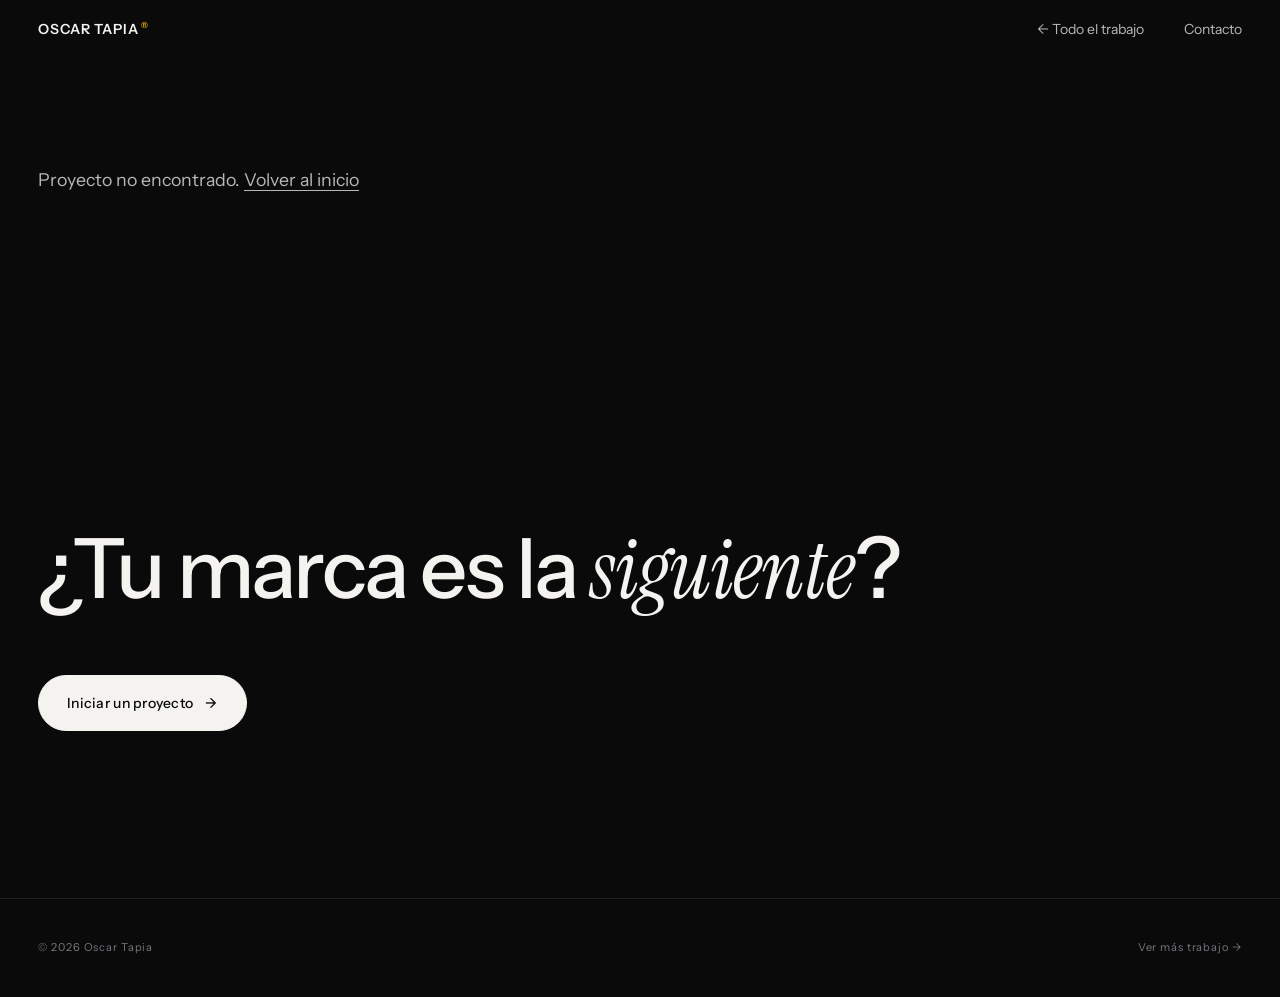
<file: proyecto.html>
<!DOCTYPE html>
<html lang="es">
<head>
  <meta charset="UTF-8">
  <meta name="viewport" content="width=device-width, initial-scale=1.0">
  <title>Proyecto — Oscar Tapia</title>
  <meta name="description" content="Caso de estudio — Oscar Tapia.">
  <link rel="preconnect" href="https://fonts.googleapis.com">
  <link rel="preconnect" href="https://fonts.gstatic.com" crossorigin>
  <link href="https://fonts.googleapis.com/css2?family=Instrument+Sans:wght@400;500;600&family=Instrument+Serif:ital@1&display=swap" rel="stylesheet">
  <link rel="stylesheet" href="css/main.css">
  <script>document.documentElement.classList.add("js");</script>
</head>
<body data-page="proyecto">

  <nav class="nav">
    <div class="container nav__inner">
      <a class="nav__logo" href="index.html">OSCAR TAPIA<sup>®</sup></a>
      <div class="nav__links">
        <a class="nav__link" href="index.html#trabajo">← Todo el trabajo</a>
        <a class="nav__link" href="index.html#contacto">Contacto</a>
      </div>
    </div>
  </nav>

  <main id="project">
    <!-- Render desde data/projects.json -->
  </main>

  <section class="section cta container">
    <h2 class="display reveal">¿Tu marca es la <em>siguiente</em>?</h2>
    <div class="cta__row reveal" style="margin-top:var(--space-4)">
      <a class="btn btn--solid" href="index.html#contacto">Iniciar un proyecto <span class="arrow">→</span></a>
    </div>
  </section>

  <footer class="container footer">
    <span>© <span id="year">2026</span> <span data-pd="name">Oscar Tapia</span></span>
    <a href="index.html#trabajo">Ver más trabajo →</a>
  </footer>

  <script src="js/config.js"></script>
  <script src="js/lightbox.js"></script>
  <script src="js/main.js"></script>
  <script>document.getElementById("year").textContent = new Date().getFullYear();</script>
</body>
</html>
</file>
<file: css/main.css>
/* ============================================================
   OSCAR TAPIA — PORTAFOLIO
   Sistema de diseño · Editorial / Swiss / Luxury-tech
   ============================================================ */

/* ---------- Tokens ---------- */
:root {
  /* Color */
  --ink-0: #0a0a0b;        /* fondo base */
  --ink-1: #101012;        /* superficie */
  --ink-2: #17171a;        /* elevado */
  --paper: #f4f3f0;        /* texto principal / secciones claras */
  --paper-dim: #b9b8b4;    /* texto secundario sobre oscuro */
  --gray: #77767c;         /* muted */
  --line: rgba(244, 243, 240, 0.10);
  --line-strong: rgba(244, 243, 240, 0.22);
  --accent: #ffc400;       /* amarillo dorado (marca personal, CV) — uso quirúrgico, solo sobre oscuro */
  --metal: linear-gradient(115deg, #d9d9de 0%, #f6f6f8 28%, #9a9aa2 52%, #e8e8ec 78%, #b9b9c1 100%);

  /* Tipografía */
  --font-sans: "Instrument Sans", "Helvetica Neue", Helvetica, Arial, sans-serif;
  --font-serif: "Instrument Serif", Georgia, serif;

  /* Escala tipográfica */
  --text-xs: 0.6875rem;                            /* 11 — labels */
  --text-sm: 0.875rem;                             /* 14 */
  --text-base: clamp(1rem, 0.95rem + 0.2vw, 1.125rem);
  --text-lg: clamp(1.25rem, 1.1rem + 0.6vw, 1.625rem);
  --text-xl: clamp(1.75rem, 1.4rem + 1.6vw, 2.75rem);
  --text-display: clamp(2.5rem, 1.6rem + 4.5vw, 6rem); /* techo 96px */

  /* Ritmo */
  --space-1: 0.5rem;
  --space-2: 1rem;
  --space-3: 1.5rem;
  --space-4: 2.5rem;
  --space-5: 4rem;
  --space-6: 6.5rem;
  --space-7: clamp(6rem, 4rem + 8vw, 11rem);  /* respiración entre secciones */

  /* Layout */
  --max-w: 1440px;
  --gutter: clamp(1.25rem, 3vw, 3.5rem);

  /* Motion */
  --ease-out: cubic-bezier(0.16, 1, 0.3, 1);   /* expo-out */
  --dur-fast: 320ms;
  --dur-slow: 900ms;

  /* Z-scale semántica */
  --z-nav: 100;
  --z-lightbox: 200;
  --z-cursor: 300;
}

/* ---------- Reset ---------- */
*, *::before, *::after { box-sizing: border-box; margin: 0; padding: 0; }

html { scroll-behavior: smooth; }

body {
  background: var(--ink-0);
  color: var(--paper);
  font-family: var(--font-sans);
  font-size: var(--text-base);
  line-height: 1.6;
  font-weight: 400;
  -webkit-font-smoothing: antialiased;
  overflow-x: hidden;
}

img { display: block; max-width: 100%; height: auto; }
a { color: inherit; text-decoration: none; }
button { font: inherit; color: inherit; background: none; border: none; cursor: pointer; }
::selection { background: var(--accent); color: var(--ink-0); }

:focus-visible {
  outline: 2px solid var(--accent);
  outline-offset: 3px;
  border-radius: 2px;
}

/* ---------- Utilidades de layout ---------- */
.container {
  max-width: var(--max-w);
  margin-inline: auto;
  padding-inline: var(--gutter);
}

.section { padding-block: var(--space-7); }
.section--tight { padding-block: var(--space-6); }

/* Kicker: etiqueta editorial de sección */
.kicker {
  display: flex;
  align-items: center;
  gap: var(--space-2);
  font-size: var(--text-xs);
  font-weight: 500;
  letter-spacing: 0.22em;
  text-transform: uppercase;
  color: var(--gray);
  margin-bottom: var(--space-4);
}
.kicker::before {
  content: "";
  width: 2.5rem;
  height: 1px;
  background: var(--line-strong);
}
.kicker { color: var(--accent); }
/* Sobre fondo claro el amarillo es ilegible: se mantiene oscuro (override en .manifesto). */

.accent-text { color: var(--accent); }

/* ---------- Perfil / Curriculum ---------- */
.profile__grid {
  display: grid;
  gap: var(--space-5);
  align-items: center;
}
@media (min-width: 900px) {
  .profile__grid { grid-template-columns: minmax(280px, 420px) 1fr; gap: var(--space-6); }
}
.profile__photo {
  overflow: hidden;
  border-radius: 4px;
  aspect-ratio: 4 / 5;
  background: var(--ink-2);
}
.profile__photo img {
  width: 100%; height: 100%;
  object-fit: cover;
  filter: grayscale(100%);
  transition: filter 0.8s var(--ease-out), transform 1.2s var(--ease-out);
}
.profile__photo:hover img { filter: grayscale(0%); transform: scale(1.02); }
.profile__body h2 { font-size: var(--text-xl); letter-spacing: -0.02em; margin-bottom: var(--space-3); max-width: 20ch; }
.profile__body .prose { margin-bottom: var(--space-4); }
.profile__cta { display: flex; gap: var(--space-2); flex-wrap: wrap; align-items: center; }
.profile__note { font-size: var(--text-xs); color: var(--gray); letter-spacing: 0.05em; margin-top: var(--space-2); }

/* ---------- Tipografía display ---------- */
h1, h2, h3 { text-wrap: balance; font-weight: 500; line-height: 1.05; }

.display {
  font-size: var(--text-display);
  letter-spacing: -0.03em;
  line-height: 0.98;
}
.display em {
  font-family: var(--font-serif);
  font-style: italic;
  font-weight: 400;
  letter-spacing: -0.01em;
}

.h-xl { font-size: var(--text-xl); letter-spacing: -0.025em; line-height: 1.1; }
.h-lg { font-size: var(--text-lg); letter-spacing: -0.015em; line-height: 1.25; }

.lead {
  font-size: var(--text-lg);
  line-height: 1.45;
  color: var(--paper-dim);
  max-width: 34ch;
  text-wrap: pretty;
}

.prose { max-width: 65ch; color: var(--paper-dim); text-wrap: pretty; }
.prose strong { color: var(--paper); font-weight: 500; }

.metal-text {
  background: var(--metal);
  -webkit-background-clip: text;
  background-clip: text;
  color: transparent;
}

/* ---------- Navegación ---------- */
.nav {
  position: fixed;
  inset: 0 0 auto 0;
  z-index: var(--z-nav);
  padding-block: 1.1rem;
  transition: background var(--dur-fast) var(--ease-out), border-color var(--dur-fast) var(--ease-out);
  border-bottom: 1px solid transparent;
}
.nav.is-scrolled {
  background: rgba(10, 10, 11, 0.82);
  backdrop-filter: blur(14px);
  -webkit-backdrop-filter: blur(14px);
  border-bottom-color: var(--line);
}
.nav__inner {
  display: flex;
  align-items: center;
  justify-content: space-between;
}
.nav__logo {
  font-weight: 600;
  font-size: var(--text-sm);
  letter-spacing: 0.06em;
}
.nav__logo sup { color: var(--accent); font-size: 0.6em; margin-left: 2px; }
.nav__links { display: flex; gap: var(--space-4); align-items: center; }
.nav__link {
  font-size: var(--text-sm);
  color: var(--paper-dim);
  position: relative;
  transition: color var(--dur-fast) var(--ease-out);
}
.nav__link::after {
  content: "";
  position: absolute;
  left: 0; bottom: -4px;
  width: 100%; height: 1px;
  background: var(--accent);
  transform: scaleX(0);
  transform-origin: right;
  transition: transform var(--dur-fast) var(--ease-out);
}
.nav__link:hover { color: var(--paper); }
.nav__link:hover::after { transform: scaleX(1); transform-origin: left; }

@media (max-width: 720px) {
  .nav__links { gap: var(--space-3); }
  .nav__link--hide-sm { display: none; }
}

/* ---------- Hero ---------- */
.hero {
  min-height: 100svh;
  display: flex;
  flex-direction: column;
  justify-content: flex-end;
  padding-bottom: var(--space-6);
  position: relative;
}
.hero__meta {
  display: flex;
  justify-content: space-between;
  gap: var(--space-3);
  font-size: var(--text-xs);
  letter-spacing: 0.18em;
  text-transform: uppercase;
  color: var(--gray);
  margin-bottom: var(--space-4);
  flex-wrap: wrap;
}
.hero h1 { max-width: 18ch; }
.hero__bottom {
  display: flex;
  justify-content: space-between;
  align-items: flex-end;
  gap: var(--space-4);
  margin-top: var(--space-5);
  flex-wrap: wrap;
}
.hero__scroll {
  font-size: var(--text-xs);
  letter-spacing: 0.18em;
  text-transform: uppercase;
  color: var(--gray);
  display: inline-flex;
  align-items: center;
  gap: 0.75rem;
}
.hero__scroll::after {
  content: "";
  display: block;
  width: 1px;
  height: 2.4rem;
  background: var(--line-strong);
  animation: scrollPulse 2.2s var(--ease-out) infinite;
}
@keyframes scrollPulse {
  0% { transform: scaleY(0); transform-origin: top; }
  45% { transform: scaleY(1); transform-origin: top; }
  55% { transform: scaleY(1); transform-origin: bottom; }
  100% { transform: scaleY(0); transform-origin: bottom; }
}

/* ---------- Botones ---------- */
.btn {
  display: inline-flex;
  align-items: center;
  gap: 0.75rem;
  padding: 1rem 1.75rem;
  border: 1px solid var(--line-strong);
  border-radius: 999px;
  font-size: var(--text-sm);
  font-weight: 500;
  letter-spacing: 0.02em;
  position: relative;
  overflow: hidden;
  transition: color var(--dur-fast) var(--ease-out), border-color var(--dur-fast) var(--ease-out);
  will-change: transform;
}
.btn::before {
  content: "";
  position: absolute;
  inset: 0;
  background: var(--paper);
  transform: translateY(101%);
  transition: transform var(--dur-fast) var(--ease-out);
  z-index: -1;
  border-radius: inherit;
}
.btn:hover { color: var(--ink-0); border-color: var(--paper); }
.btn:hover::before { transform: translateY(0); }
.btn--solid { background: var(--paper); color: var(--ink-0); border-color: var(--paper); }
.btn--solid::before { background: var(--accent); }
.btn--solid:hover { border-color: var(--accent); }
.btn .arrow { transition: transform var(--dur-fast) var(--ease-out); }
.btn:hover .arrow { transform: translateX(4px); }

/* ---------- Index de trabajo (firma del sitio) ---------- */
.work-index { border-top: 1px solid var(--line); }
.work-row {
  display: grid;
  grid-template-columns: auto 1fr auto auto;
  align-items: baseline;
  gap: var(--space-3);
  padding: clamp(1.5rem, 3vw, 2.4rem) 0;
  border-bottom: 1px solid var(--line);
  position: relative;
  transition: padding-left var(--dur-fast) var(--ease-out);
}
.work-row:hover { padding-left: 1rem; }
.work-row__num {
  font-size: var(--text-xs);
  color: var(--gray);
  letter-spacing: 0.1em;
  font-variant-numeric: tabular-nums;
}
.work-row__title {
  font-size: var(--text-xl);
  letter-spacing: -0.02em;
  font-weight: 500;
  line-height: 1.05;
  transition: color var(--dur-fast) var(--ease-out);
}
.work-row:hover .work-row__title { color: var(--paper); }
.work-row__tag {
  font-size: var(--text-sm);
  color: var(--gray);
}
.work-row__count {
  font-size: var(--text-xs);
  color: var(--gray);
  font-variant-numeric: tabular-nums;
}
.work-row__arrow {
  color: var(--gray);
  transition: transform var(--dur-fast) var(--ease-out), color var(--dur-fast) var(--ease-out);
}
.work-row:hover .work-row__arrow { transform: translate(4px, -4px); color: var(--accent); }

/* Preview flotante que sigue el cursor (solo pointer fino) */
.work-preview {
  position: fixed;
  width: clamp(220px, 24vw, 380px);
  aspect-ratio: 4 / 3;
  pointer-events: none;
  z-index: 50;
  opacity: 0;
  transform: scale(0.9);
  transition: opacity var(--dur-fast) var(--ease-out), transform var(--dur-fast) var(--ease-out);
  overflow: hidden;
  border-radius: 4px;
}
.work-preview.is-active { opacity: 1; transform: scale(1); }
.work-preview img {
  width: 100%; height: 100%;
  object-fit: cover;
}
@media (pointer: coarse) { .work-preview { display: none; } }

@media (max-width: 720px) {
  .work-row { grid-template-columns: auto 1fr auto; }
  .work-row__tag { display: none; }
  .work-row__title { font-size: var(--text-lg); }
}

/* ---------- Proyectos destacados ---------- */
.featured { display: grid; gap: var(--space-7); }
.feature {
  display: grid;
  grid-template-columns: 1fr;
  gap: var(--space-4);
}
.feature__media {
  position: relative;
  overflow: hidden;
  border-radius: 4px;
  aspect-ratio: 16 / 10;
  background: var(--ink-2);
}
.feature__media img {
  width: 100%; height: 100%;
  object-fit: cover;
  transition: transform 1.2s var(--ease-out);
}
.feature:hover .feature__media img { transform: scale(1.04); }
.feature__body {
  display: grid;
  grid-template-columns: 1fr;
  gap: var(--space-2);
  align-items: start;
}
.feature__cat {
  font-size: var(--text-xs);
  letter-spacing: 0.2em;
  text-transform: uppercase;
  color: var(--accent);
}
.feature__title { font-size: var(--text-xl); letter-spacing: -0.02em; }
.feature__desc { color: var(--paper-dim); max-width: 55ch; }

@media (min-width: 900px) {
  .feature__body { grid-template-columns: 1fr 1.4fr auto; gap: var(--space-4); }
  .feature:nth-child(even) .feature__media { margin-left: 8%; }
  .feature:nth-child(odd) .feature__media { margin-right: 8%; }
}

/* ---------- Manifiesto / Sobre mí ---------- */
.manifesto { background: var(--paper); color: var(--ink-0); }
.manifesto .kicker { color: #8a8983; }
.manifesto .kicker::before { background: rgba(10,10,11,0.25); }
.manifesto .display { max-width: 24ch; }
.manifesto__grid {
  display: grid;
  gap: var(--space-5);
  margin-top: var(--space-6);
}
@media (min-width: 900px) {
  .manifesto__grid { grid-template-columns: repeat(3, 1fr); }
}
.manifesto__item h3 { font-size: var(--text-base); font-weight: 600; margin-bottom: var(--space-2); }
.manifesto__item p { color: #4c4b47; font-size: var(--text-sm); line-height: 1.7; text-wrap: pretty; }
.manifesto__item .idx {
  display: block;
  font-size: var(--text-xs);
  letter-spacing: 0.15em;
  color: #98978f;
  margin-bottom: var(--space-3);
  font-variant-numeric: tabular-nums;
}

/* ---------- Capacidades ---------- */
.caps {
  display: grid;
  gap: 0;
  border-top: 1px solid var(--line);
}
.caps__row {
  display: grid;
  grid-template-columns: 1fr;
  gap: var(--space-2);
  padding-block: var(--space-4);
  border-bottom: 1px solid var(--line);
}
@media (min-width: 900px) {
  .caps__row { grid-template-columns: 1fr 2fr; gap: var(--space-5); }
}
.caps__area { font-size: var(--text-lg); letter-spacing: -0.015em; font-weight: 500; }
.caps__list {
  display: flex;
  flex-wrap: wrap;
  gap: 0.5rem 0;
  color: var(--paper-dim);
  font-size: var(--text-sm);
  align-content: center;
}
.caps__list span:not(:last-child)::after {
  content: "·";
  margin-inline: 0.75rem;
  color: var(--gray);
}

/* ---------- Proceso ---------- */
.process { counter-reset: step; }
.process__step {
  display: grid;
  grid-template-columns: auto 1fr;
  gap: var(--space-4);
  padding-block: var(--space-4);
  border-bottom: 1px solid var(--line);
  counter-increment: step;
}
.process__step::before {
  content: "0" counter(step);
  font-size: var(--text-xs);
  letter-spacing: 0.15em;
  color: var(--gray);
  padding-top: 0.5rem;
  font-variant-numeric: tabular-nums;
}
.process__step h3 { font-size: var(--text-lg); margin-bottom: var(--space-1); letter-spacing: -0.01em; }
.process__step p { color: var(--paper-dim); max-width: 60ch; font-size: var(--text-sm); line-height: 1.7; }

/* ---------- CTA final ---------- */
.cta { text-align: left; }
.cta .display { max-width: 16ch; margin-bottom: var(--space-5); }
.cta__row {
  display: flex;
  gap: var(--space-3);
  flex-wrap: wrap;
  align-items: center;
}
.cta__contact {
  margin-top: var(--space-6);
  display: grid;
  gap: var(--space-3);
  font-size: var(--text-sm);
  color: var(--paper-dim);
}
.cta__contact a { border-bottom: 1px solid var(--line-strong); transition: border-color var(--dur-fast); padding-bottom: 2px; }
.cta__contact a:hover { border-color: var(--accent); }

/* ---------- Footer ---------- */
.footer {
  border-top: 1px solid var(--line);
  padding-block: var(--space-4);
  font-size: var(--text-xs);
  letter-spacing: 0.08em;
  color: var(--gray);
  display: flex;
  justify-content: space-between;
  gap: var(--space-3);
  flex-wrap: wrap;
}
.footer a:hover { color: var(--paper); }

/* ---------- Página de categoría / galería ---------- */
.gallery {
  columns: 3 320px;
  column-gap: var(--space-3);
}
.gallery__item {
  break-inside: avoid;
  margin-bottom: var(--space-3);
  overflow: hidden;
  border-radius: 4px;
  background: var(--ink-2);
  cursor: zoom-in;
  position: relative;
}
.gallery__item img {
  width: 100%;
  transition: transform 0.9s var(--ease-out), opacity 0.5s var(--ease-out);
  opacity: 0;
}
.gallery__item img.is-loaded { opacity: 1; }
.gallery__item:hover img { transform: scale(1.03); }

/* Modo espécimen (display ads a tamaño nativo, sin zoom) */
.gallery--native {
  columns: unset;
  display: flex;
  flex-wrap: wrap;
  gap: var(--space-3);
  justify-content: center;
  align-items: flex-start;
}
.gallery--native .gallery__item {
  break-inside: auto;
  margin: 0;
  background: var(--ink-1);
  border: 1px solid var(--line);
  padding: 1.75rem 1.5rem 1rem;
  display: flex;
  flex-direction: column;
  align-items: center;
  gap: 0.9rem;
  max-width: 100%;
}
.gallery--native .gallery__item img {
  width: auto;
  max-width: min(100%, 88vw);
  transition: none;
}
.gallery--native .gallery__item:hover img { transform: none; }
.gallery__caption {
  font-size: var(--text-xs);
  color: var(--gray);
  letter-spacing: 0.12em;
  font-variant-numeric: tabular-nums;
}

/* ---------- Página de proyecto ---------- */
.project-hero { padding-top: calc(var(--space-7) + 3rem); }
.project-meta {
  display: grid;
  grid-template-columns: repeat(auto-fit, minmax(160px, 1fr));
  gap: var(--space-3);
  padding-block: var(--space-4);
  border-block: 1px solid var(--line);
  margin-block: var(--space-5);
  font-size: var(--text-sm);
}
.project-meta dt {
  font-size: var(--text-xs);
  letter-spacing: 0.18em;
  text-transform: uppercase;
  color: var(--gray);
  margin-bottom: 0.4rem;
}
.project-meta dd { color: var(--paper-dim); }
.project-body { display: grid; gap: var(--space-5); }
.project-body h2 { font-size: var(--text-lg); letter-spacing: -0.01em; }
.project-cover {
  aspect-ratio: 16 / 9;
  overflow: hidden;
  border-radius: 4px;
  background: var(--ink-2);
  margin-top: var(--space-5);
}
.project-cover img { width: 100%; height: 100%; object-fit: cover; }

/* ---------- Lightbox ---------- */
.lightbox {
  position: fixed;
  inset: 0;
  z-index: var(--z-lightbox);
  background: rgba(10, 10, 11, 0.94);
  backdrop-filter: blur(8px);
  -webkit-backdrop-filter: blur(8px);
  display: none;
  align-items: center;
  justify-content: center;
  padding: var(--gutter);
}
.lightbox.is-open { display: flex; }
.lightbox__content { max-width: min(1200px, 90vw); max-height: 86vh; }
.lightbox__content img { max-height: 86vh; width: auto; max-width: 100%; margin-inline: auto; border-radius: 4px; }
/* Piezas verticales largas (newsletters, OOH vertical): scroll a ancho legible */
.lightbox__content.is-tall { overflow-y: auto; max-height: 88vh; overscroll-behavior: contain; }
.lightbox__content.is-tall img { max-height: none; width: min(680px, 92vw); }
.lightbox__content iframe { width: min(1200px, 90vw); height: 80vh; border: 0; border-radius: 4px; background: var(--ink-2); }
.lightbox__btn {
  position: absolute;
  top: 50%;
  transform: translateY(-50%);
  padding: 1rem;
  color: var(--paper-dim);
  transition: color var(--dur-fast);
}
.lightbox__btn:hover { color: var(--paper); }
.lightbox__btn--prev { left: var(--space-2); }
.lightbox__btn--next { right: var(--space-2); }
.lightbox__close { position: absolute; top: var(--space-3); right: var(--space-3); transform: none; }
.lightbox__counter {
  position: absolute;
  bottom: var(--space-3);
  left: 50%;
  transform: translateX(-50%);
  font-size: var(--text-xs);
  letter-spacing: 0.18em;
  color: var(--gray);
  font-variant-numeric: tabular-nums;
}

/* ---------- Cursor custom (solo pointer fino) ---------- */
.cursor {
  position: fixed;
  top: 0; left: 0;
  width: 8px; height: 8px;
  border-radius: 50%;
  background: var(--accent);
  pointer-events: none;
  z-index: var(--z-cursor);
  transform: translate(-50%, -50%);
  transition: width var(--dur-fast) var(--ease-out), height var(--dur-fast) var(--ease-out), opacity var(--dur-fast), background var(--dur-fast), border-color var(--dur-fast);
  opacity: 0;
  border: 1px solid transparent;
}
.cursor.is-visible { opacity: 1; }
.cursor.is-hover { width: 44px; height: 44px; background: transparent; border-color: var(--accent); }
@media (pointer: coarse) { .cursor { display: none !important; } }

/* ---------- Reveal on scroll (a prueba de fallos) ----------
   Solo se oculta si <html> tiene .js (agregado por script inline).
   Sin JS, todo el contenido queda visible. main.js además fuerza
   la revelación tras 2.5s como red de seguridad. */
html.js .reveal {
  opacity: 0;
  transform: translateY(28px);
  transition: opacity var(--dur-slow) var(--ease-out), transform var(--dur-slow) var(--ease-out);
}
html.js .reveal.in { opacity: 1; transform: none; }

/* ---------- Reduced motion ---------- */
@media (prefers-reduced-motion: reduce) {
  html { scroll-behavior: auto; }
  *, *::before, *::after {
    animation-duration: 0.01ms !important;
    animation-iteration-count: 1 !important;
    transition-duration: 0.01ms !important;
  }
  html.js .reveal { opacity: 1; transform: none; }
  .cursor { display: none !important; }
}

/* ---------- Impacto de Negocio ---------- */
.kpi-grid {
  display: grid;
  grid-template-columns: repeat(auto-fit, minmax(200px, 1fr));
  gap: 1px;
  background: var(--line);
  border-block: 1px solid var(--line);
  margin-top: var(--space-5);
}
.kpi { background: var(--ink-0); padding: var(--space-4) var(--space-3); }
.kpi__value {
  font-size: clamp(1.8rem, 1.2rem + 2.4vw, 3.2rem);
  letter-spacing: -0.03em;
  font-weight: 500;
  line-height: 1;
}
.kpi__value em { font-family: var(--font-serif); font-style: italic; font-weight: 400; }
.kpi__label { font-size: var(--text-xs); letter-spacing: 0.14em; text-transform: uppercase; color: var(--gray); margin-top: 0.75rem; line-height: 1.5; }

.metric-cards { display: grid; grid-template-columns: repeat(auto-fit, minmax(240px, 1fr)); gap: var(--space-3); }
.metric-card { border: 1px solid var(--line); border-radius: 4px; padding: var(--space-4) var(--space-3); background: var(--ink-1); }
.metric-card__value { font-size: var(--text-xl); letter-spacing: -0.02em; font-weight: 500; }
.metric-card__label { font-size: var(--text-xs); letter-spacing: 0.14em; text-transform: uppercase; color: var(--accent); margin-bottom: 0.6rem; }
.metric-card__note { font-size: var(--text-sm); color: var(--paper-dim); margin-top: 0.75rem; line-height: 1.55; }

.funnel { display: grid; gap: 0.6rem; margin-top: var(--space-4); }
.funnel__step { display: grid; grid-template-columns: 160px 1fr auto; align-items: center; gap: var(--space-3); }
.funnel__name { font-size: var(--text-xs); letter-spacing: 0.14em; text-transform: uppercase; color: var(--paper-dim); }
.funnel__bar { height: 44px; background: linear-gradient(90deg, rgba(255,196,0,0.85), rgba(255,196,0,0.35)); border-radius: 3px; min-width: 2%; }
.funnel__value { font-variant-numeric: tabular-nums; font-size: var(--text-sm); color: var(--paper); white-space: nowrap; }
.funnel__drop { font-size: var(--text-xs); color: var(--gray); text-align: right; }
@media (max-width: 720px) { .funnel__step { grid-template-columns: 90px 1fr auto; } }

.methodology { font-size: var(--text-xs); color: var(--gray); border-top: 1px solid var(--line); padding-top: var(--space-3); max-width: 70ch; line-height: 1.7; }
</file>
